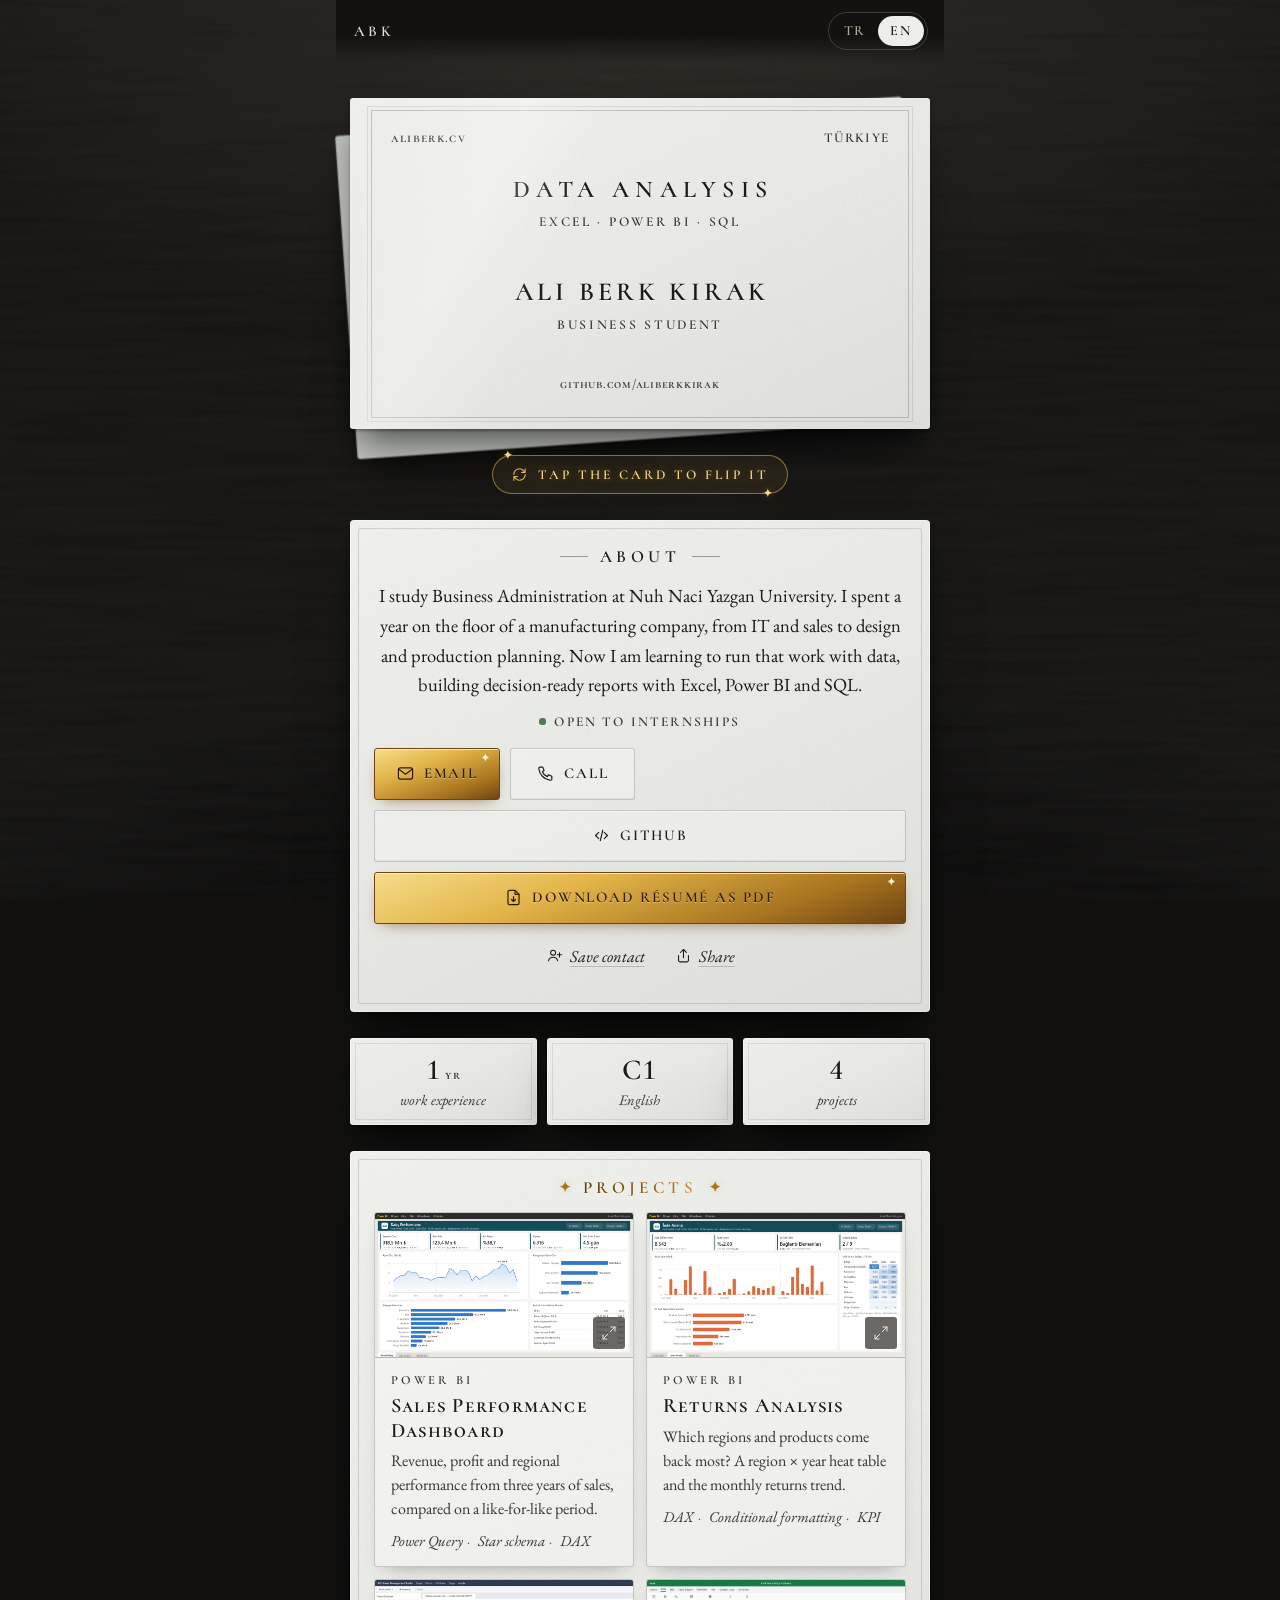
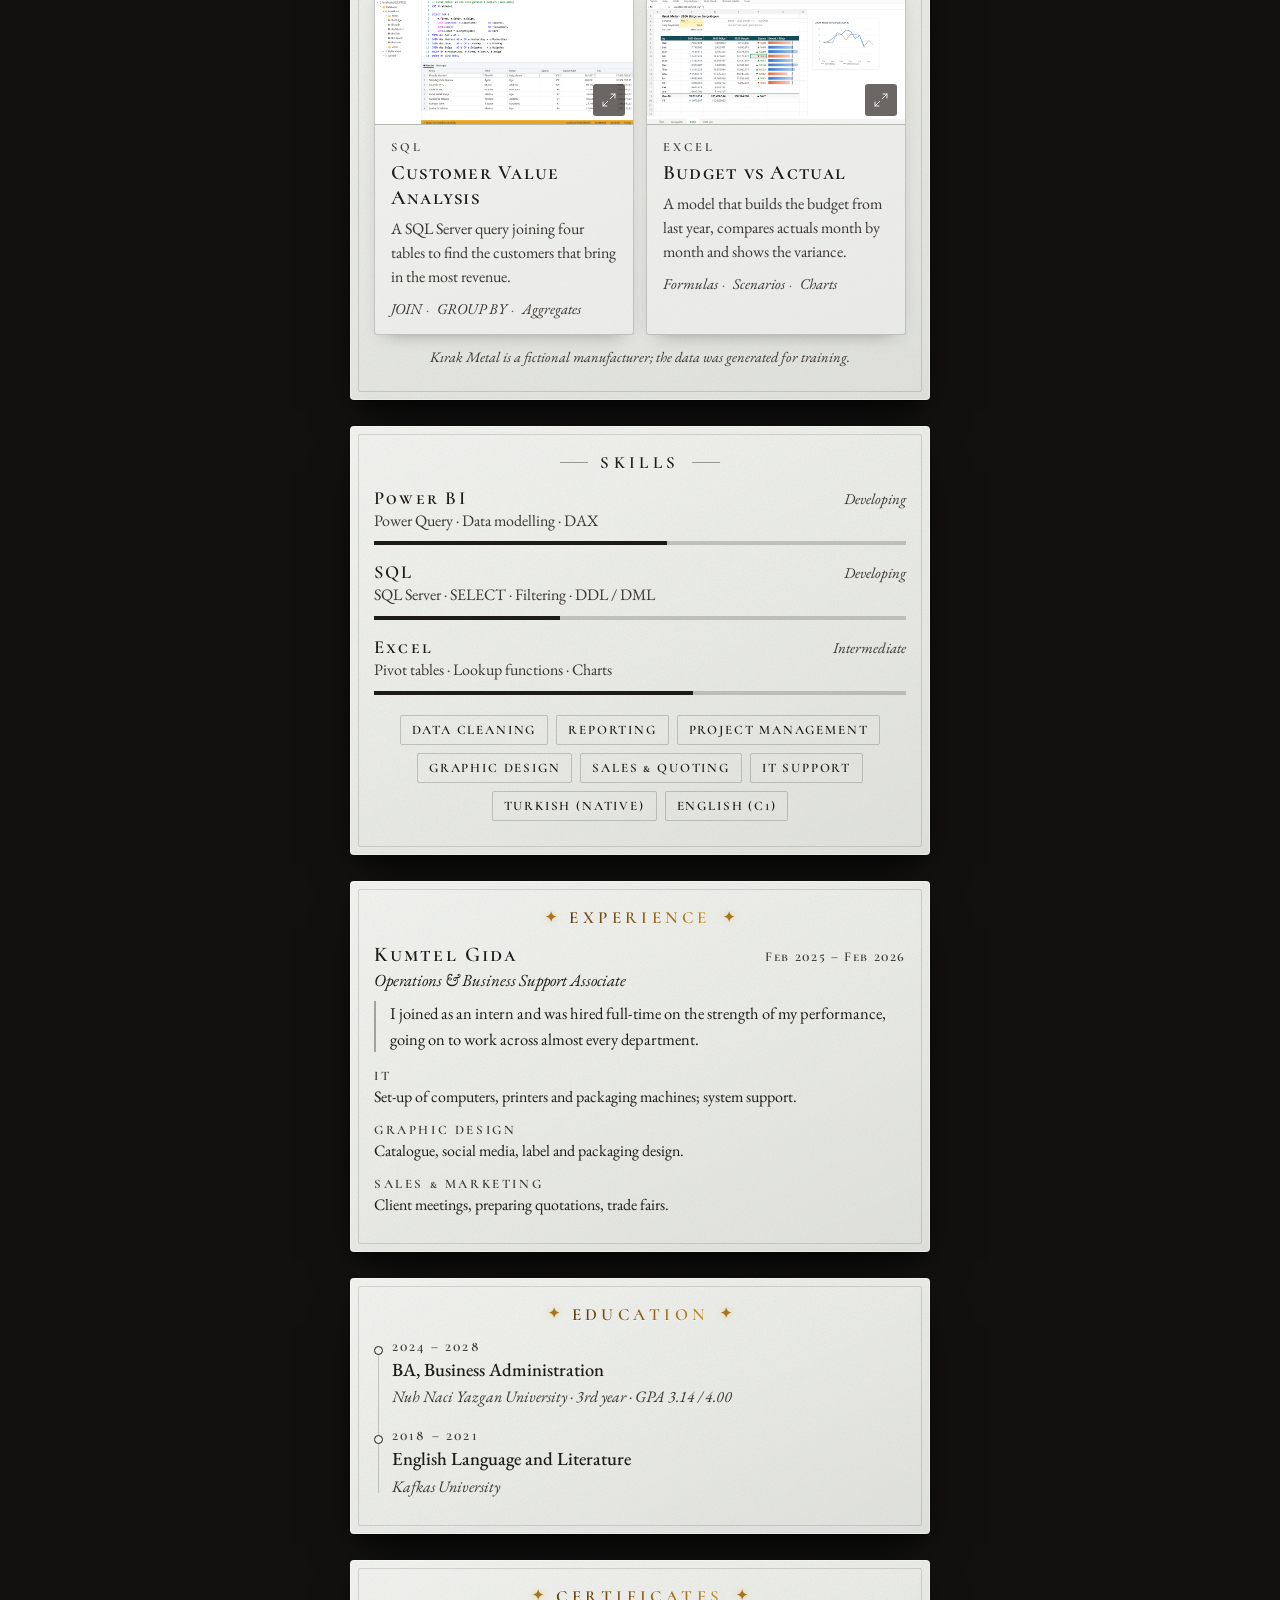
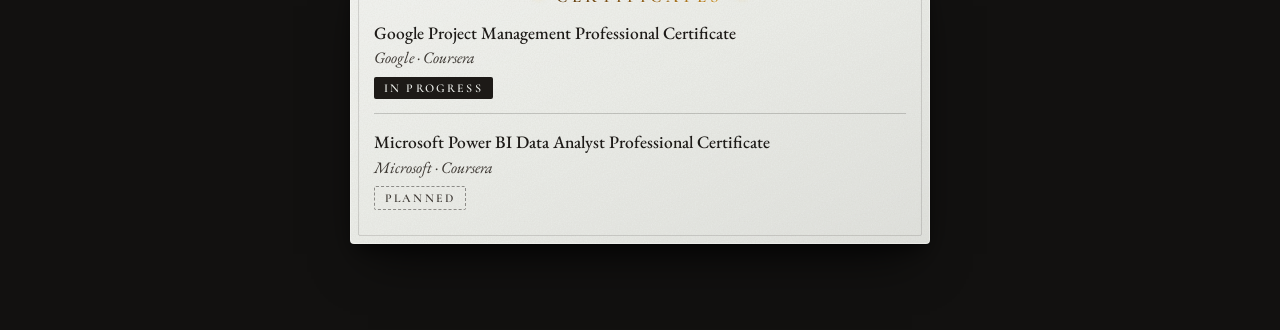
<file: index.html>
<!DOCTYPE html>
<html lang="tr" data-lang="tr">
<head>
<meta charset="utf-8">
<meta name="viewport" content="width=device-width, initial-scale=1, viewport-fit=cover">
<title>Ali Berk Kırak · Veri Analizi</title>
<meta name="description" content="Ali Berk Kırak: işletme öğrencisi, veri analizi (Excel, Power BI, SQL). Özgeçmiş ve projeler.">
<meta name="theme-color" content="#121110">
<link rel="canonical" href="https://aliberk.cv/">
<link rel="icon" href="assets/favicon.svg" type="image/svg+xml">
<link rel="apple-touch-icon" href="assets/apple-touch-icon.png">
<meta property="og:type" content="profile">
<meta property="og:url" content="https://aliberk.cv/">
<meta property="og:title" content="Ali Berk Kırak · Veri Analizi">
<meta property="og:description" content="Excel · Power BI · SQL. Özgeçmiş, projeler ve iletişim.">
<meta property="og:image" content="https://aliberk.cv/assets/og.png">
<meta property="og:image:width" content="1200">
<meta property="og:image:height" content="630">
<meta name="twitter:card" content="summary_large_image">
<script>
  // Dil: ?lang= > kayıtlı seçim > tarayıcı dili. Boyamadan önce çalışır, titreme olmaz.
  (function () {
    var d = document.documentElement, l;
    var q = /[?&]lang=(tr|en)\b/.exec(location.search);
    if (q) l = q[1];
    else try { l = localStorage.getItem("lang"); } catch (e) {}
    if (l !== "tr" && l !== "en") l = /^tr/i.test(navigator.language || "tr") ? "tr" : "en";
    d.setAttribute("data-lang", l); d.lang = l; d.classList.add("js");
  })();
</script>
<link rel="preload" href="assets/fonts/CormorantSC-500-latin.woff2" as="font" type="font/woff2" crossorigin>
<link rel="stylesheet" href="assets/fonts.css">
<link rel="stylesheet" href="assets/style.css">
</head>
<body>
<!-- İÇERİK TEMSİLİ: CV bilgileri birlikte yazılınca güncellenecek. -->
<a class="skip" href="#main"><span data-l="tr">İçeriğe geç</span><span data-l="en">Skip to content</span></a>

<header class="top">
  <a class="mono" href="#" aria-label="Ali Berk Kırak">ABK</a>
  <div class="lang" role="group" aria-label="Dil / Language">
    <span class="lang-pill" aria-hidden="true"></span>
    <button type="button" data-set="tr" aria-pressed="true">TR</button>
    <button type="button" data-set="en" aria-pressed="false">EN</button>
  </div>
</header>

<main id="main" class="wrap">

  <!-- Kartvizit: dokununca döner -->
  <section class="sahne" aria-labelledby="ad">
    <div class="kart-kutu">
      <div class="kart" id="kart" role="button" tabindex="0" aria-pressed="false">
        <span class="sr"><span data-l="tr">Kartı çevir</span><span data-l="en">Flip the card</span></span>
        <div class="yuz on-yuz kagit" aria-hidden="false">
          <span class="k-ust-sol">aliberk.cv</span>
          <span class="k-ust-sag"><span data-l="tr">Türkiye</span><span data-l="en">Türkiye</span></span>
          <span class="k-firma">
            <span class="k-firma-ad"><span data-l="tr">Veri Analizi</span><span data-l="en">Data Analysis</span></span>
            <span class="k-firma-alt">Excel · Power BI · SQL</span>
          </span>
          <span class="k-kisi">
            <strong id="ad">Ali Berk Kırak</strong>
            <span><span data-l="tr">İşletme Öğrencisi</span><span data-l="en">Business Student</span></span>
          </span>
          <span class="k-alt">github.com/aliberkkirak</span>
        </div>
        <div class="yuz arka-yuz kagit" aria-hidden="true">
          <span class="filigran" aria-hidden="true">ABK</span>
          <span class="a-baslik"><span data-l="tr">İletişim</span><span data-l="en">Contact</span></span>
          <a class="a-satir" href="mailto:aliberkkrk@gmail.com">aliberkkrk@gmail.com</a>
          <a class="a-satir" href="tel:+905072074238">+90 507 207 42 38</a>
          <span class="arka-yazi"><span data-l="tr">Dağınık veriden, net karara.</span><span data-l="en">From messy data to clear decisions.</span></span>
        </div>
      </div>
    </div>
    <p class="ipucu altin-ipucu"><svg viewBox="0 0 24 24" aria-hidden="true"><path d="M4 12a8 8 0 0 1 13.7-5.6L20 9M20 4v5h-5M20 12a8 8 0 0 1-13.7 5.6L4 15M4 20v-5h5"/></svg><span data-l="tr">Çevirmek için karta dokun</span><span data-l="en">Tap the card to flip it</span></p>
  </section>

  <!-- Tanıtım ve iletişim -->
  <section class="card kagit eggshell r" aria-label="Tanıtım">
    <h2><span data-l="tr">Hakkımda</span><span data-l="en">About</span></h2>
    <p class="lead">
      <span data-l="tr">Nuh Naci Yazgan Üniversitesi'nde İşletme okuyorum. Bir imalat şirketinde BT'den satışa, tasarımdan üretim planlamaya kadar bir yıl sahada çalıştım. Şimdi o sahada gördüğüm işleri veriyle yönetmeyi öğreniyorum: Excel, Power BI ve SQL ile karar verdiren raporlar kuruyorum.</span>
      <span data-l="en">I study Business Administration at Nuh Naci Yazgan University. I spent a year on the floor of a manufacturing company, from IT and sales to design and production planning. Now I am learning to run that work with data, building decision-ready reports with Excel, Power BI and SQL.</span>
    </p>
    <ul class="meta">
      <li class="status"><i aria-hidden="true"></i><span data-l="tr">Staj fırsatlarına açık</span><span data-l="en">Open to internships</span></li>
    </ul>
    <nav class="actions" aria-label="İletişim">
      <a class="btn primary altin-btn" href="mailto:aliberkkrk@gmail.com">
        <svg viewBox="0 0 24 24" aria-hidden="true"><rect x="3" y="5" width="18" height="14" rx="2.5"/><path d="m4 7 8 6 8-6"/></svg>
        <span data-l="tr">E-posta</span><span data-l="en">Email</span>
      </a>
      <a class="btn" href="tel:+905072074238">
        <svg viewBox="0 0 24 24" aria-hidden="true"><path d="M5 4h3.5l1.7 4.3-2.2 1.4a11 11 0 0 0 6.3 6.3l1.4-2.2L20 15.5V19a1.5 1.5 0 0 1-1.6 1.5A16.5 16.5 0 0 1 3.5 5.6 1.5 1.5 0 0 1 5 4z"/></svg>
        <span data-l="tr">Ara</span><span data-l="en">Call</span>
      </a>
      <a class="btn genis" href="https://github.com/aliberkkirak" target="_blank" rel="noopener">
        <svg viewBox="0 0 24 24" aria-hidden="true"><path d="m8.5 8-4 4 4 4M15.5 8l4 4-4 4M13.5 5.5l-3 13"/></svg>
        <span lang="en">GitHub</span>
      </a>
      <a class="btn altin-btn genis" href="assets/Ali-Berk-Kirak-CV.pdf" download data-todo="cv">
        <svg viewBox="0 0 24 24" aria-hidden="true"><path d="M14 3H7a2 2 0 0 0-2 2v14a2 2 0 0 0 2 2h10a2 2 0 0 0 2-2V8z"/><path d="M14 3v5h5M12 11v6M9.5 14.5 12 17l2.5-2.5"/></svg>
        <span data-l="tr">Özgeçmişi PDF olarak indir</span><span data-l="en">Download résumé as PDF</span>
      </a>
    </nav>
    <div class="sub-actions">
      <a class="link" href="assets/ali-berk-kirak.vcf" download>
        <svg viewBox="0 0 24 24" aria-hidden="true"><circle cx="10" cy="8" r="3.5"/><path d="M3.5 19.5c.8-3.3 3.4-5 6.5-5s5.7 1.7 6.5 5M19 8v6M16 11h6"/></svg>
        <span data-l="tr">Rehbere ekle</span><span data-l="en">Save contact</span>
      </a>
      <button class="link" type="button" id="paylas">
        <svg viewBox="0 0 24 24" aria-hidden="true"><path d="M12 15V3.5M8 7.5l4-4 4 4M5 12v6.5A2.5 2.5 0 0 0 7.5 21h9a2.5 2.5 0 0 0 2.5-2.5V12"/></svg>
        <span data-l="tr">Paylaş</span><span data-l="en">Share</span>
      </button>
    </div>
  </section>

  <!-- Rakamlar -->
  <section class="stats r" aria-label="Özet">
    <div class="stat kagit nimbus"><strong><span class="say" data-hedef="1">1</span><small> <span data-l="tr">yıl</span><span data-l="en">yr</span></small></strong><span data-l="tr">iş deneyimi</span><span data-l="en">work experience</span></div>
    <div class="stat kagit nimbus"><strong>C1</strong><span data-l="tr">İngilizce</span><span data-l="en">English</span></div>
    <div class="stat kagit nimbus"><strong><span class="say" data-hedef="4">4</span></strong><span data-l="tr">proje</span><span data-l="en">projects</span></div>
  </section>

  <!-- Projeler -->
  <section class="card kagit ivory r" aria-labelledby="h-proje" id="projeler">
    <h2 class="altin" id="h-proje"><span data-l="tr">Projeler</span><span data-l="en">Projects</span></h2>
    <div class="projects" id="carousel">
      <article class="project">
        <button class="shot" type="button" data-i="0" aria-label="Büyüt">
          <img src="assets/proje/pbi-satis.png" alt="Power BI satış performans paneli" width="1920" height="1080" loading="lazy">
          <span class="zoom" aria-hidden="true"><svg viewBox="0 0 24 24"><path d="M15 3h6v6M9 21H3v-6M21 3l-7 7M3 21l7-7"/></svg></span>
        </button>
        <div class="p-body">
          <span class="tag">Power BI</span>
          <h3><span data-l="tr">Satış Performans Paneli</span><span data-l="en">Sales Performance Dashboard</span></h3>
          <p><span data-l="tr">Üç yıllık satış verisinden ciro, kâr ve bölge performansı. Yıllar aynı dönemle karşılaştırılıyor.</span><span data-l="en">Revenue, profit and regional performance from three years of sales, compared on a like-for-like period.</span></p>
          <ul class="uses"><li>Power Query</li><li><span data-l="tr">Yıldız şema</span><span data-l="en">Star schema</span></li><li>DAX</li></ul>
        </div>
      </article>
      <article class="project">
        <button class="shot" type="button" data-i="1" aria-label="Büyüt">
          <img src="assets/proje/pbi-iade.png" alt="Power BI iade analizi paneli" width="1920" height="1080" loading="lazy">
          <span class="zoom" aria-hidden="true"><svg viewBox="0 0 24 24"><path d="M15 3h6v6M9 21H3v-6M21 3l-7 7M3 21l7-7"/></svg></span>
        </button>
        <div class="p-body">
          <span class="tag">Power BI</span>
          <h3><span data-l="tr">İade Analizi</span><span data-l="en">Returns Analysis</span></h3>
          <p><span data-l="tr">Hangi bölge ve ürün daha çok geri dönüyor? Bölge × yıl ısı tablosu ve aylık iade trendi.</span><span data-l="en">Which regions and products come back most? A region × year heat table and the monthly returns trend.</span></p>
          <ul class="uses"><li>DAX</li><li><span data-l="tr">Koşullu biçim</span><span data-l="en">Conditional formatting</span></li><li>KPI</li></ul>
        </div>
      </article>
      <article class="project">
        <button class="shot" type="button" data-i="2" aria-label="Büyüt">
          <img src="assets/proje/sql-musteri.png" alt="SQL Server müşteri analizi sorgusu" width="1920" height="1080" loading="lazy">
          <span class="zoom" aria-hidden="true"><svg viewBox="0 0 24 24"><path d="M15 3h6v6M9 21H3v-6M21 3l-7 7M3 21l7-7"/></svg></span>
        </button>
        <div class="p-body">
          <span class="tag">SQL</span>
          <h3><span data-l="tr">Müşteri Değer Analizi</span><span data-l="en">Customer Value Analysis</span></h3>
          <p><span data-l="tr">SQL Server'da dört tabloyu birleştirip en çok ciro getiren müşterileri bulan sorgu.</span><span data-l="en">A SQL Server query joining four tables to find the customers that bring in the most revenue.</span></p>
          <ul class="uses"><li>JOIN</li><li>GROUP BY</li><li><span data-l="tr">Toplama fonksiyonları</span><span data-l="en">Aggregates</span></li></ul>
        </div>
      </article>
      <article class="project">
        <button class="shot" type="button" data-i="3" aria-label="Büyüt">
          <img src="assets/proje/excel-butce.png" alt="Excel bütçe ve gerçekleşen modeli" width="1920" height="1080" loading="lazy">
          <span class="zoom" aria-hidden="true"><svg viewBox="0 0 24 24"><path d="M15 3h6v6M9 21H3v-6M21 3l-7 7M3 21l7-7"/></svg></span>
        </button>
        <div class="p-body">
          <span class="tag">Excel</span>
          <h3><span data-l="tr">Bütçe ve Gerçekleşen</span><span data-l="en">Budget vs Actual</span></h3>
          <p><span data-l="tr">Geçen yıldan bütçe kuran, gerçekleşeni ay ay karşılaştıran ve sapmayı gösteren model.</span><span data-l="en">A model that builds the budget from last year, compares actuals month by month and shows the variance.</span></p>
          <ul class="uses"><li><span data-l="tr">Formüller</span><span data-l="en">Formulas</span></li><li><span data-l="tr">Senaryo</span><span data-l="en">Scenarios</span></li><li><span data-l="tr">Grafik</span><span data-l="en">Charts</span></li></ul>
        </div>
      </article>
    </div>
    <div class="dots" aria-hidden="true"><i class="on"></i><i></i><i></i><i></i></div>
    <p class="note">
      <span data-l="tr">Kırak Metal kurgusal bir imalat şirketidir; veriler eğitim amacıyla üretilmiştir.</span>
      <span data-l="en">Kırak Metal is a fictional manufacturer; the data was generated for training.</span>
    </p>
  </section>

  <!-- Yetkinlikler -->
  <section class="card kagit eggshell r" aria-labelledby="h-yetkinlik">
    <h2 id="h-yetkinlik"><span data-l="tr">Yetkinlikler</span><span data-l="en">Skills</span></h2>
    <div class="skills">
      <div class="skill">
        <div class="skill-top"><strong>Power BI</strong><em><span data-l="tr">Gelişiyor</span><span data-l="en">Developing</span></em></div>
        <p>Power Query · <span data-l="tr">Veri modeli</span><span data-l="en">Data modelling</span> · DAX</p>
        <div class="bar" style="--v:.55"><span></span></div>
      </div>
      <div class="skill">
        <div class="skill-top"><strong>SQL</strong><em><span data-l="tr">Gelişiyor</span><span data-l="en">Developing</span></em></div>
        <p>SQL Server · SELECT · <span data-l="tr">Filtreleme</span><span data-l="en">Filtering</span> · DDL / DML</p>
        <div class="bar" style="--v:.35"><span></span></div>
      </div>
      <div class="skill">
        <div class="skill-top"><strong>Excel</strong><em><span data-l="tr">Orta</span><span data-l="en">Intermediate</span></em></div>
        <p><span data-l="tr">Pivot tablolar · Arama fonksiyonları · Grafikler</span><span data-l="en">Pivot tables · Lookup functions · Charts</span></p>
        <div class="bar" style="--v:.6"><span></span></div>
      </div>
    </div>
    <ul class="chips" aria-label="Diğer">
      <li><span data-l="tr">Veri temizleme</span><span data-l="en">Data cleaning</span></li>
      <li><span data-l="tr">Raporlama</span><span data-l="en">Reporting</span></li>
      <li><span data-l="tr">Proje yönetimi</span><span data-l="en">Project management</span></li>
      <li><span data-l="tr">Grafik tasarım</span><span data-l="en">Graphic design</span></li>
      <li><span data-l="tr">Satış ve teklif</span><span data-l="en">Sales &amp; quoting</span></li>
      <li><span data-l="tr">BT desteği</span><span data-l="en">IT support</span></li>
      <li><span data-l="tr">Türkçe (ana dil)</span><span data-l="en">Turkish (native)</span></li>
      <li><span data-l="tr">İngilizce (C1)</span><span data-l="en">English (C1)</span></li>
    </ul>
  </section>

  <!-- Deneyim -->
  <section class="card kagit r" aria-labelledby="h-deneyim">
    <h2 class="altin" id="h-deneyim"><span data-l="tr">Deneyim</span><span data-l="en">Experience</span></h2>
    <article class="is">
      <div class="is-ust">
        <strong lang="tr">Kumtel Gıda</strong>
        <time><span data-l="tr">Şubat 2025 – Şubat 2026</span><span data-l="en">Feb 2025 – Feb 2026</span></time>
      </div>
      <p class="is-unvan"><span data-l="tr">Operasyon ve İş Destek Personeli</span><span data-l="en">Operations &amp; Business Support Associate</span></p>
      <p class="is-hikaye"><span data-l="tr">Stajyer olarak başladım; performansım üzerine kadroya alındım ve şirketin neredeyse her biriminde görev aldım.</span><span data-l="en">I joined as an intern and was hired full-time on the strength of my performance, going on to work across almost every department.</span></p>
      <dl class="alanlar">
        <div><dt><span data-l="tr">Bilgi Teknolojileri</span><span data-l="en">IT</span></dt><dd><span data-l="tr">Bilgisayar, yazıcı ve ambalaj makinelerinin kurulumu; sistem desteği.</span><span data-l="en">Set-up of computers, printers and packaging machines; system support.</span></dd></div>
        <div><dt><span data-l="tr">Grafik Tasarım</span><span data-l="en">Graphic Design</span></dt><dd><span data-l="tr">Katalog, sosyal medya, etiket ve ambalaj tasarımı.</span><span data-l="en">Catalogue, social media, label and packaging design.</span></dd></div>
        <div><dt><span data-l="tr">Satış ve Pazarlama</span><span data-l="en">Sales &amp; Marketing</span></dt><dd><span data-l="tr">Müşteri görüşmeleri, teklif hazırlama, fuar çalışmaları.</span><span data-l="en">Client meetings, preparing quotations, trade fairs.</span></dd></div>
      </dl>
    </article>
  </section>

  <!-- Eğitim -->
  <section class="card kagit r" aria-labelledby="h-egitim">
    <h2 class="altin" id="h-egitim"><span data-l="tr">Eğitim</span><span data-l="en">Education</span></h2>
    <ol class="timeline">
      <li>
        <time>2024 – 2028</time>
        <strong><span data-l="tr">İşletme, Lisans</span><span data-l="en">BA, Business Administration</span></strong>
        <span class="muted"><span data-l="tr">Nuh Naci Yazgan Üniversitesi · 3. sınıf · GANO 3,14 / 4,00</span><span data-l="en">Nuh Naci Yazgan University · 3rd year · GPA 3.14 / 4.00</span></span>
      </li>
      <li>
        <time>2018 – 2021</time>
        <strong><span data-l="tr">İngiliz Dili ve Edebiyatı</span><span data-l="en">English Language and Literature</span></strong>
        <span class="muted"><span data-l="tr">Kafkas Üniversitesi</span><span data-l="en">Kafkas University</span></span>
      </li>
    </ol>
  </section>

  <!-- Sertifikalar -->
  <section class="card kagit r" aria-labelledby="h-sertifika">
    <h2 class="altin" id="h-sertifika"><span data-l="tr">Sertifikalar</span><span data-l="en">Certificates</span></h2>
    <ul class="sertifika">
      <li>
        <strong lang="en">Google Project Management Professional Certificate</strong>
        <span class="muted">Google · Coursera</span>
        <em class="durum devam"><span data-l="tr">Devam ediyor</span><span data-l="en">In progress</span></em>
      </li>
      <li>
        <strong lang="en">Microsoft Power BI Data Analyst Professional Certificate</strong>
        <span class="muted">Microsoft · Coursera</span>
        <em class="durum hedef"><span data-l="tr">Hedef</span><span data-l="en">Planned</span></em>
      </li>
    </ul>
  </section>

  <footer class="foot r">
    <p>© <span id="yil">2026</span> Ali Berk Kırak · aliberk.cv</p>
  </footer>
</main>

<dialog class="lb" id="lb" aria-label="Proje görseli">
  <div class="lb-top">
    <span class="lb-say"></span>
    <button type="button" class="lb-x" aria-label="Kapat"><svg viewBox="0 0 24 24"><path d="M6 6l12 12M18 6 6 18"/></svg></button>
  </div>
  <div class="lb-sahne"><img alt=""></div>
  <p class="lb-alt"></p>
  <div class="lb-nav">
    <button type="button" class="lb-onceki" aria-label="Önceki"><svg viewBox="0 0 24 24"><path d="m15 5-7 7 7 7"/></svg></button>
    <span class="lb-ipucu"><span data-l="tr">Yakınlaştırmak için iki parmakla aç · telefonu yan çevir</span><span data-l="en">Pinch to zoom · turn your phone sideways</span></span>
    <button type="button" class="lb-sonraki" aria-label="Sonraki"><svg viewBox="0 0 24 24"><path d="m9 5 7 7-7 7"/></svg></button>
  </div>
</dialog>

<div class="toast" role="status" aria-live="polite"></div>
<script src="assets/app.js" defer></script>
</body>
</html>
</file>
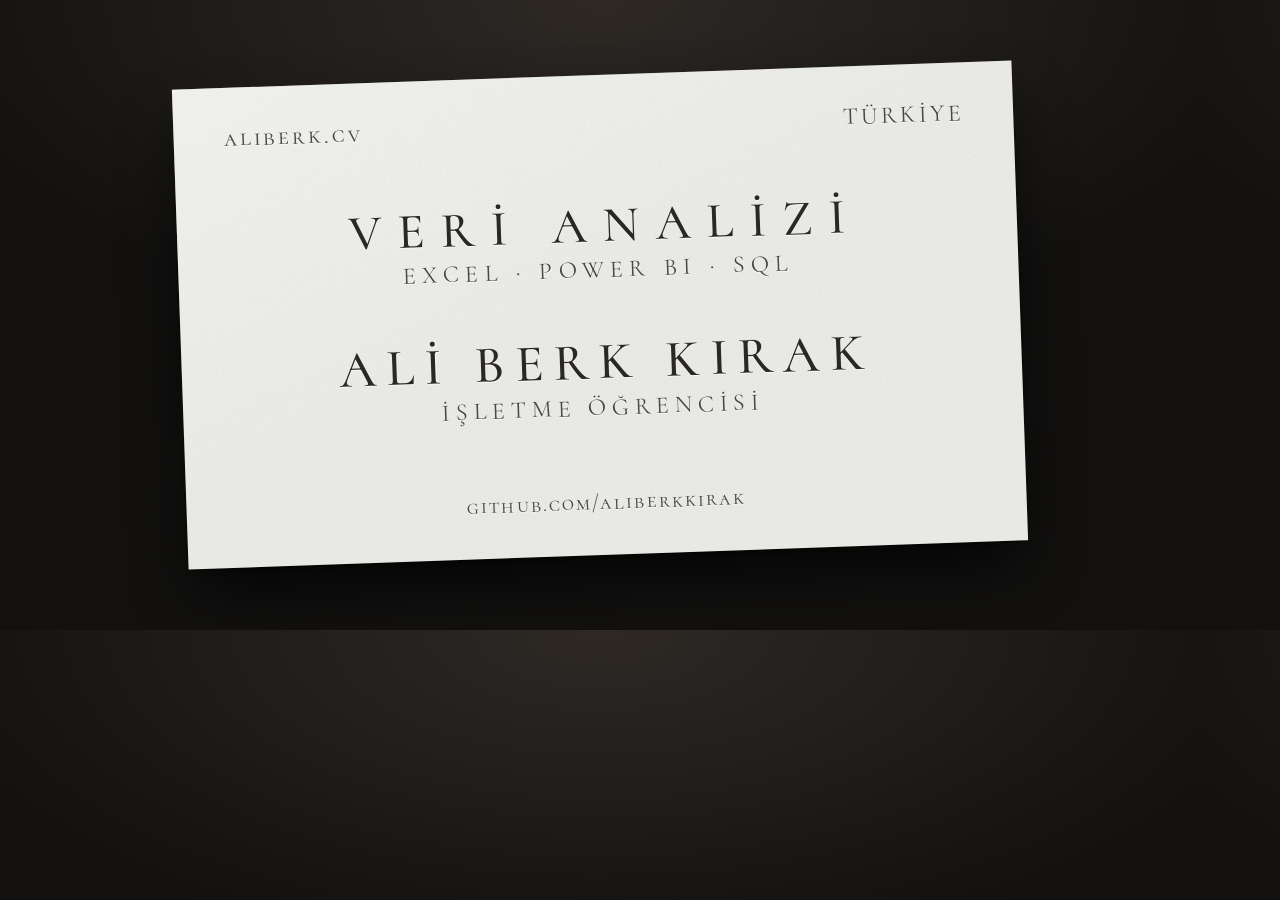
<file: _kaynak/og.html>
<!DOCTYPE html>
<html><head><meta charset="utf-8"><link rel="stylesheet" href="../assets/fonts.css"><style>
html,body{margin:0;width:1200px;height:630px;overflow:hidden}
body{background:radial-gradient(80% 70% at 50% 0%,#2e2925,#121110 75%);display:grid;place-items:center;font-family:"Cormorant SC",serif}
.k{width:840px;height:480px;background:#eceeea;position:relative;color:#2b2723;text-transform:uppercase;transform:rotate(-2deg);
box-shadow:0 2px 2px rgba(0,0,0,.3),0 30px 60px -10px rgba(0,0,0,.8);
background-image:url("data:image/svg+xml,%3Csvg xmlns='http://www.w3.org/2000/svg' width='220' height='220'%3E%3Cfilter id='p'%3E%3CfeTurbulence type='fractalNoise' baseFrequency='.75' numOctaves='3'/%3E%3CfeColorMatrix values='0 0 0 0 .35 0 0 0 0 .3 0 0 0 0 .22 0 0 0 .12 0'/%3E%3C/filter%3E%3Crect width='100%25' height='100%25' filter='url(%23p)'/%3E%3C/svg%3E"),linear-gradient(155deg,rgba(255,255,255,.4),transparent 50%)}
.k *{text-shadow:0 1px 0 rgba(255,255,255,.7)}
.ul{position:absolute;top:36px;left:50px;font-size:24px;letter-spacing:.12em;text-transform:none;color:#4d4741}
.ur{position:absolute;top:36px;right:50px;font-size:24px;letter-spacing:.12em;color:#4d4741}
.f{position:absolute;left:0;right:0;top:120px;text-align:center}
.f b{display:block;font-weight:500;font-size:50px;letter-spacing:.32em;padding-left:.32em}
.f span{font-size:24px;letter-spacing:.26em;color:#4d4741}
.p{position:absolute;left:0;right:0;top:255px;text-align:center}
.p b{display:block;font-weight:500;font-size:52px;letter-spacing:.2em;padding-left:.2em}
.p span{font-size:24px;letter-spacing:.24em;color:#4d4741}
.a{position:absolute;left:0;right:0;bottom:40px;text-align:center;font-size:21px;letter-spacing:.1em;text-transform:none;color:#4d4741}
</style></head><body><div class="k" lang="tr">
<div class="ul">aliberk.cv</div><div class="ur">Türkiye</div>
<div class="f"><b>Veri Analizi</b><span>Excel · Power BI · SQL</span></div>
<div class="p"><b>Ali Berk Kırak</b><span>İşletme Öğrencisi</span></div>
<div class="a">github.com/aliberkkirak</div>
</div></body></html>
</file>
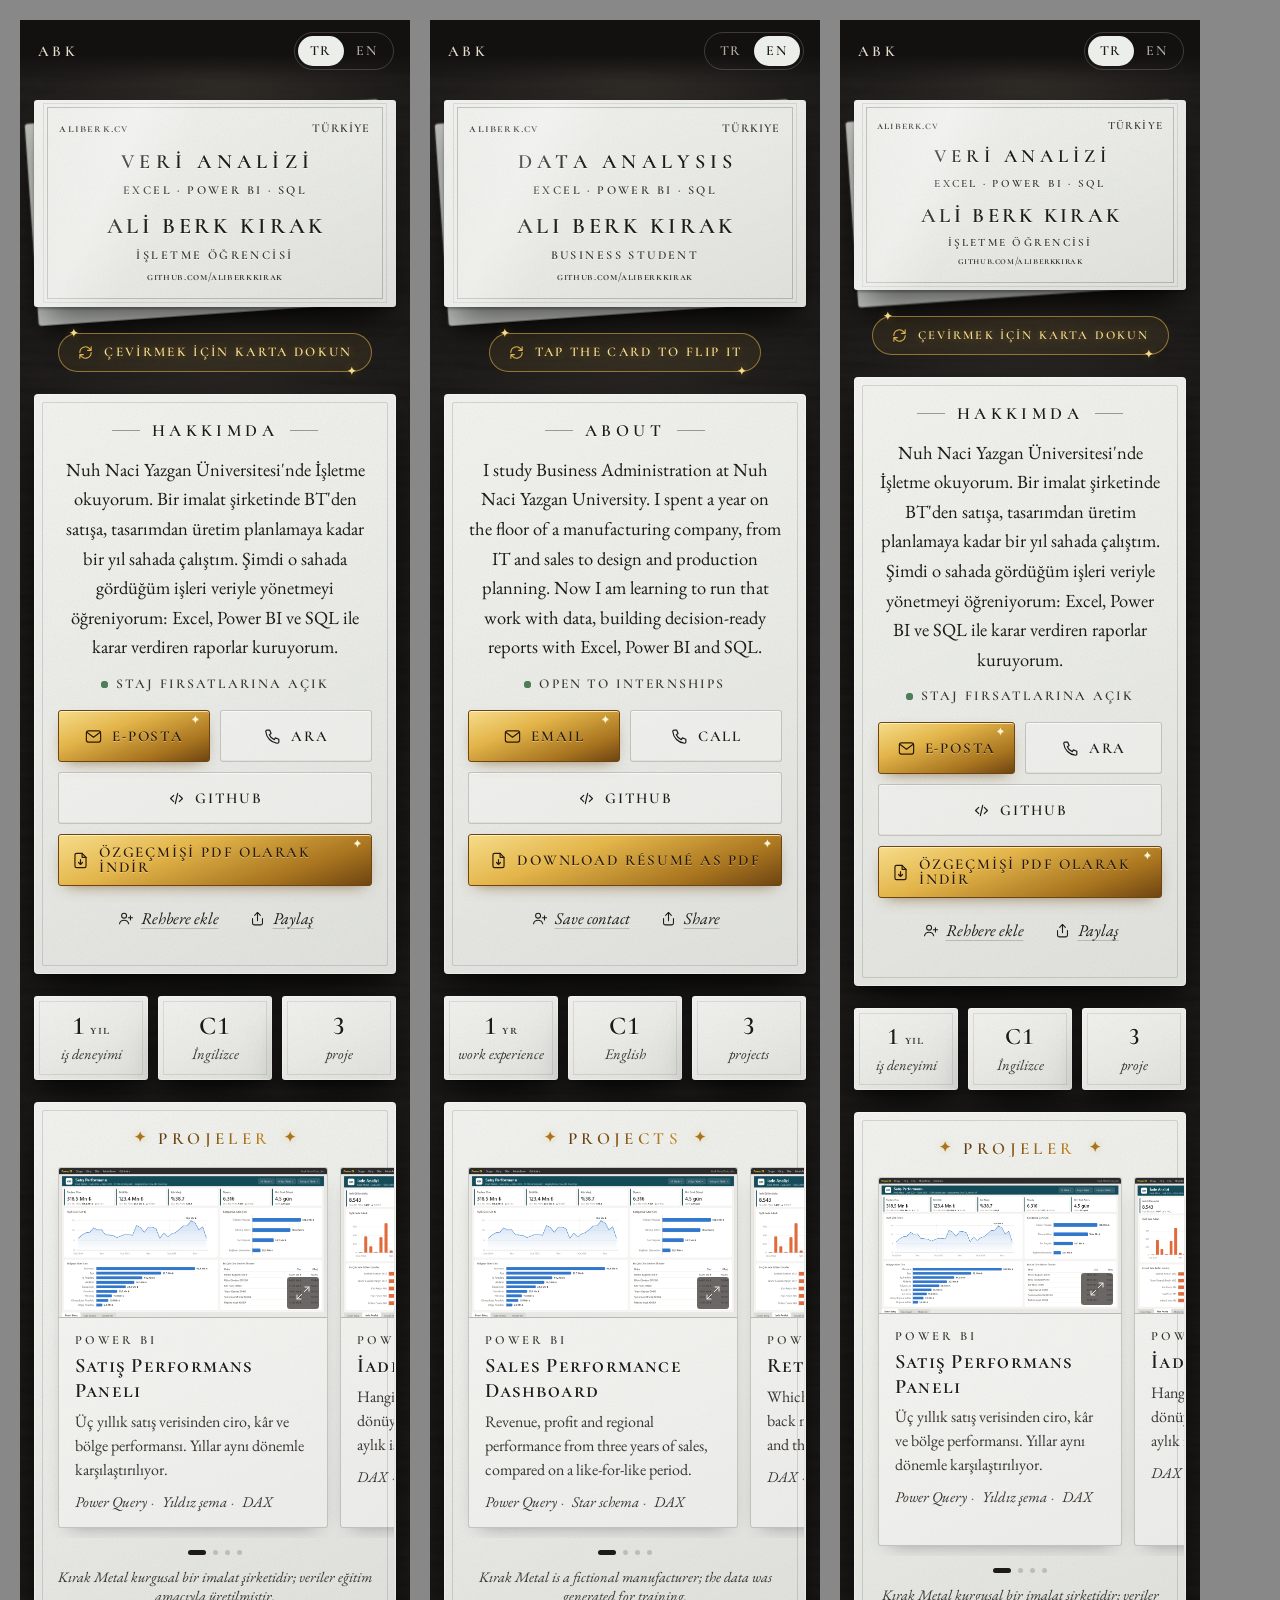
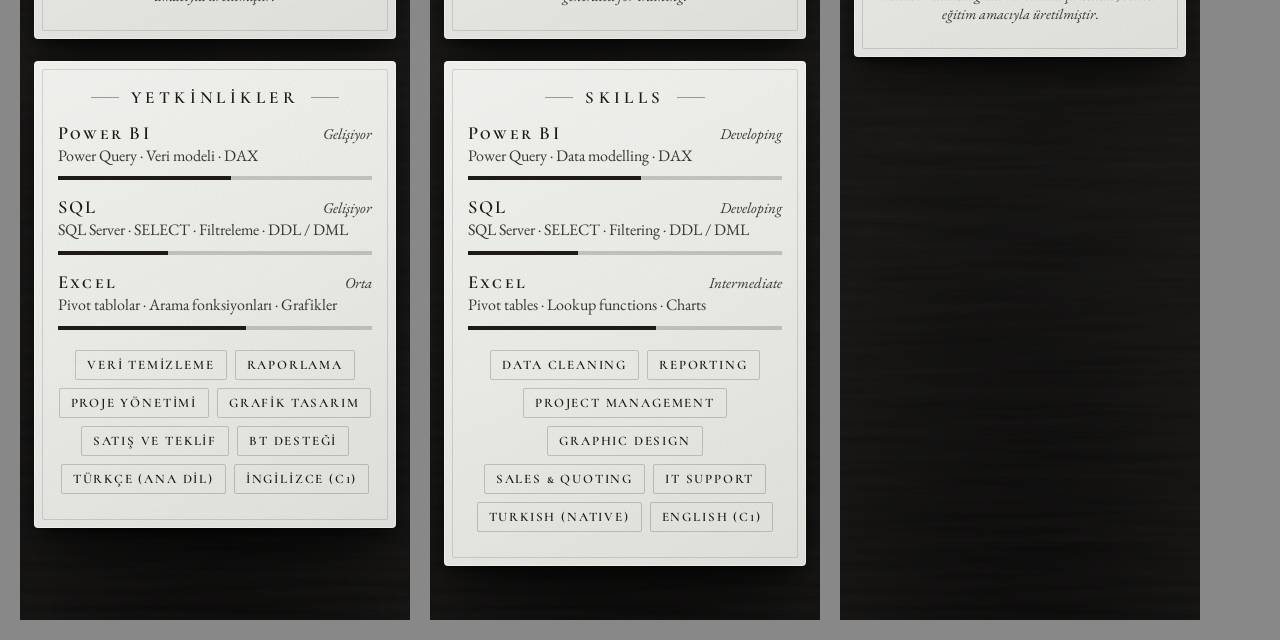
<file: _kaynak/onizleme.html>
<!DOCTYPE html>
<html><head><meta charset="utf-8"><style>
body{margin:0;background:#888;display:flex;gap:20px;padding:20px;align-items:flex-start}
iframe{width:390px;height:2200px;border:0;background:#fff}
</style></head><body>
<iframe src="../index.html?lang=tr"></iframe>
<iframe src="../index.html?lang=en"></iframe>
<iframe src="../index.html?lang=tr" style="width:360px"></iframe>
</body></html>
</file>
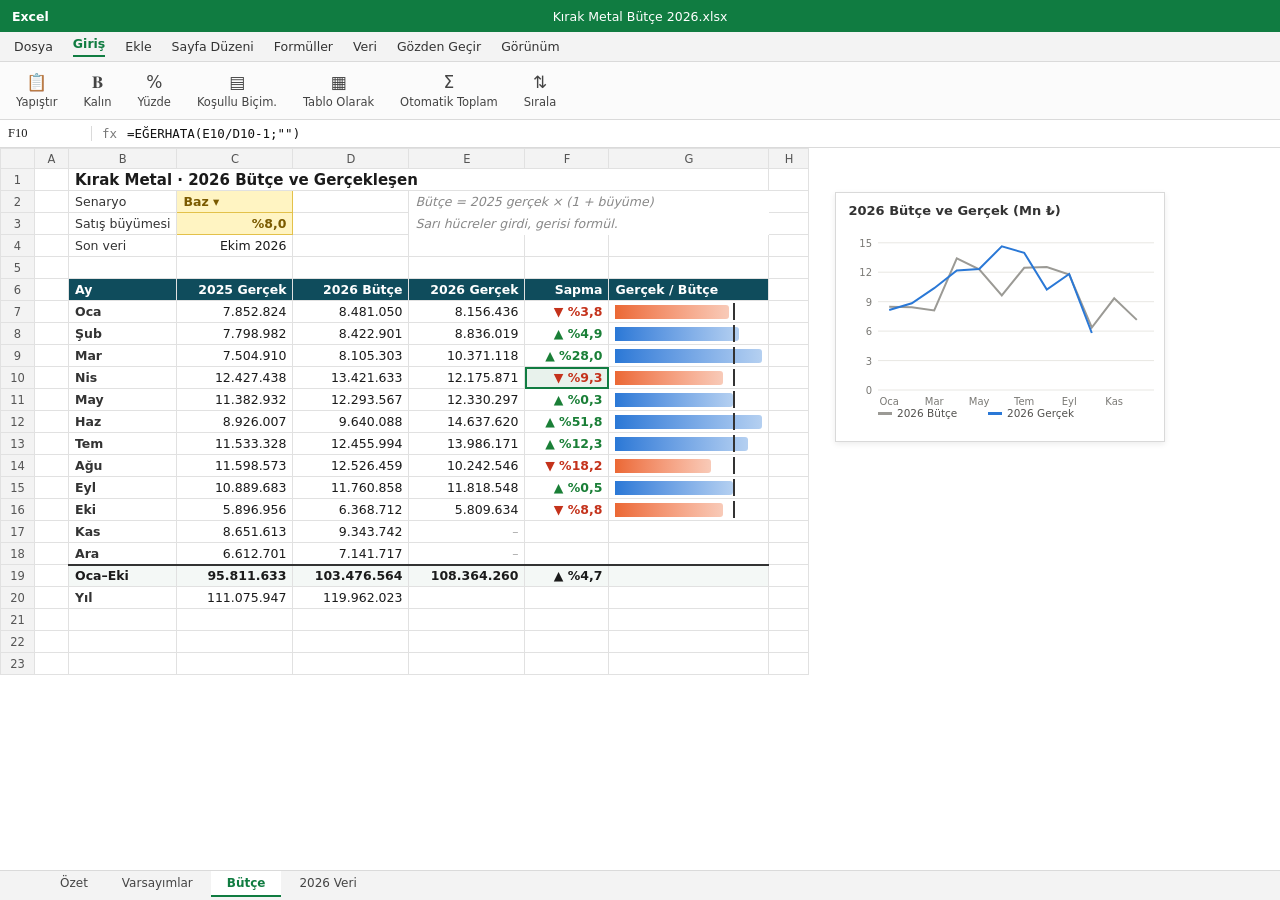
<file: _kaynak/out/excel-butce.html>
<!DOCTYPE html><html><head><meta charset="utf-8"><style>
*{box-sizing:border-box} html,body{margin:0;width:1280px;height:720px;overflow:hidden}
body{font-family:"Segoe UI",system-ui,sans-serif;color:#1b1b1b;-webkit-font-smoothing:antialiased}
svg text{font-family:"Segoe UI",system-ui,sans-serif}

body{background:#fff;font-size:12.5px}
.tb{height:32px;background:#107c41;color:#fff;display:flex;align-items:center;justify-content:center;font-size:12.5px;position:relative}
.tb b{position:absolute;left:12px;font-weight:600}
.rb{height:30px;background:#f3f3f3;border-bottom:1px solid #dadada;display:flex;gap:20px;align-items:center;padding:0 14px;font-size:12.5px;color:#333}
.rb .on{color:#107c41;font-weight:600;border-bottom:2px solid #107c41;padding-bottom:4px}
.rib{height:58px;background:#fbfbfb;border-bottom:1px solid #dadada;display:flex;gap:26px;align-items:center;padding:0 16px;color:#444;font-size:11.5px}
.rib div{display:flex;flex-direction:column;align-items:center;gap:3px} .rib i{font-style:normal;font-size:17px}
.fx{height:28px;border-bottom:1px solid #dadada;display:flex;align-items:center;font:12.5px Consolas,monospace}
.fx .nm{width:92px;border-right:1px solid #dadada;padding:0 8px;font-family:"Segoe UI"} .fx .f{padding:0 10px;color:#777} .fx .v{color:#111}
.wrap{display:flex}
table{border-collapse:collapse;table-layout:fixed}
td{border:1px solid #e1e1e1;height:22px;padding:0 6px;white-space:nowrap;overflow:hidden}
tr.h td{background:#f3f3f3;color:#555;text-align:center;font-size:11.5px;height:20px}
td.rh{background:#f3f3f3;color:#555;text-align:center;width:34px;font-size:11.5px}
td.n{text-align:right;font-variant-numeric:tabular-nums}
td.lb{color:#333} td.lb2{color:#333;font-weight:600} td.mt{color:#888;font-style:italic;border-color:transparent}
td.in{background:#fff4c2;color:#7a5a00;font-weight:600;border:1px solid #e3c14a}
td.th{background:#0f4c5c;color:#fff;font-weight:600}
td.tt{font-weight:700;border-top:2px solid #333;background:#f4f8f6}
td.sel{outline:2px solid #107c41;outline-offset:-2px;background:#e8f2ec}
td.dbc{padding:3px 6px} .dbc{position:relative} .hedef{position:absolute;top:2px;bottom:2px;left:calc(6px + (100% - 12px) * .8);width:2px;background:#333} .db.eks{background:linear-gradient(90deg,#eb6834,color-mix(in srgb,#eb6834 35%,#fff))} td.mt2{color:#aaa}
.db{height:14px;background:linear-gradient(90deg,#2a78d6,color-mix(in srgb,#2a78d6 35%,#fff));border-radius:0 3px 3px 0}
.ch{margin:44px 0 0 26px;width:330px;height:250px;border:1px solid #d9d9d9;background:#fff;padding:10px 12px;box-shadow:0 2px 6px rgba(0,0,0,.08)}
.ch h4{margin:0 0 6px;font-size:13px;font-weight:600;color:#333}
.sh{position:absolute;bottom:0;left:0;right:0;height:30px;background:#f3f3f3;border-top:1px solid #dadada;display:flex;gap:2px;padding-left:44px;align-items:flex-start}
.sh span{padding:5px 16px;font-size:12px;color:#444} .sh span.on{background:#fff;color:#107c41;font-weight:600;border-bottom:2px solid #107c41}
</style></head><body>
<div class="tb"><b>Excel</b>Kırak Metal Bütçe 2026.xlsx</div>
<div class="rb"><span>Dosya</span><span class="on">Giriş</span><span>Ekle</span><span>Sayfa Düzeni</span><span>Formüller</span><span>Veri</span><span>Gözden Geçir</span><span>Görünüm</span></div>
<div class="rib"><div><i>📋</i>Yapıştır</div><div><i>𝐁</i>Kalın</div><div><i>%</i>Yüzde</div><div><i>▤</i>Koşullu Biçim.</div><div><i>▦</i>Tablo Olarak</div><div><i>Σ</i>Otomatik Toplam</div><div><i>⇅</i>Sırala</div></div>
<div class="fx"><span class="nm">F10</span><span class="f">fx</span><span class="v">=EĞERHATA(E10/D10-1;"")</span></div>
<div class="wrap"><table><tr class="h"><td class="rh"></td><td style="width:34px">A</td><td style="width:70px">B</td><td style="width:116px">C</td><td style="width:116px">D</td><td style="width:116px">E</td><td style="width:84px">F</td><td style="width:160px">G</td><td style="width:40px">H</td></tr><tr class=""><td class="rh">1</td><td></td><td colspan="6"><b style="font-size:15px">Kırak Metal · 2026 Bütçe ve Gerçekleşen</b></td><td></td></tr><tr class=""><td class="rh">2</td><td></td><td class="lb">Senaryo</td><td class="in">Baz ▾</td><td></td><td class="mt" colspan="3">Bütçe = 2025 gerçek × (1 + büyüme)</td><td></td></tr><tr class=""><td class="rh">3</td><td></td><td class="lb">Satış büyümesi</td><td class="in n">%8,0</td><td></td><td class="mt" colspan="3">Sarı hücreler girdi, gerisi formül.</td><td></td></tr><tr class=""><td class="rh">4</td><td></td><td class="lb">Son veri</td><td class="n">Ekim 2026</td><td></td><td></td><td></td><td></td><td></td></tr><tr class=""><td class="rh">5</td><td></td><td></td><td></td><td></td><td></td><td></td><td></td><td></td></tr><tr class=""><td class="rh">6</td><td></td><td class="th">Ay</td><td class="th n">2025 Gerçek</td><td class="th n">2026 Bütçe</td><td class="th n">2026 Gerçek</td><td class="th n">Sapma</td><td class="th">Gerçek / Bütçe</td><td></td></tr><tr class=""><td class="rh">7</td><td></td><td class="lb2">Oca</td><td class="n">7.852.824</td><td class="n">8.481.050</td><td class="n">8.156.436</td><td class="n"><span style="color:#c4321b;font-weight:600">▼ %3,8</span></td><td class="dbc"><div class="db eks" style="width:77%"></div><div class="hedef"></div></td><td></td></tr><tr class=""><td class="rh">8</td><td></td><td class="lb2">Şub</td><td class="n">7.798.982</td><td class="n">8.422.901</td><td class="n">8.836.019</td><td class="n"><span style="color:#1a7f37;font-weight:600">▲ %4,9</span></td><td class="dbc"><div class="db" style="width:84%"></div><div class="hedef"></div></td><td></td></tr><tr class=""><td class="rh">9</td><td></td><td class="lb2">Mar</td><td class="n">7.504.910</td><td class="n">8.105.303</td><td class="n">10.371.118</td><td class="n"><span style="color:#1a7f37;font-weight:600">▲ %28,0</span></td><td class="dbc"><div class="db" style="width:100%"></div><div class="hedef"></div></td><td></td></tr><tr class=""><td class="rh">10</td><td></td><td class="lb2">Nis</td><td class="n">12.427.438</td><td class="n">13.421.633</td><td class="n">12.175.871</td><td class="n sel"><span style="color:#c4321b;font-weight:600">▼ %9,3</span></td><td class="dbc"><div class="db eks" style="width:73%"></div><div class="hedef"></div></td><td></td></tr><tr class=""><td class="rh">11</td><td></td><td class="lb2">May</td><td class="n">11.382.932</td><td class="n">12.293.567</td><td class="n">12.330.297</td><td class="n"><span style="color:#1a7f37;font-weight:600">▲ %0,3</span></td><td class="dbc"><div class="db" style="width:80%"></div><div class="hedef"></div></td><td></td></tr><tr class=""><td class="rh">12</td><td></td><td class="lb2">Haz</td><td class="n">8.926.007</td><td class="n">9.640.088</td><td class="n">14.637.620</td><td class="n"><span style="color:#1a7f37;font-weight:600">▲ %51,8</span></td><td class="dbc"><div class="db" style="width:100%"></div><div class="hedef"></div></td><td></td></tr><tr class=""><td class="rh">13</td><td></td><td class="lb2">Tem</td><td class="n">11.533.328</td><td class="n">12.455.994</td><td class="n">13.986.171</td><td class="n"><span style="color:#1a7f37;font-weight:600">▲ %12,3</span></td><td class="dbc"><div class="db" style="width:90%"></div><div class="hedef"></div></td><td></td></tr><tr class=""><td class="rh">14</td><td></td><td class="lb2">Ağu</td><td class="n">11.598.573</td><td class="n">12.526.459</td><td class="n">10.242.546</td><td class="n"><span style="color:#c4321b;font-weight:600">▼ %18,2</span></td><td class="dbc"><div class="db eks" style="width:65%"></div><div class="hedef"></div></td><td></td></tr><tr class=""><td class="rh">15</td><td></td><td class="lb2">Eyl</td><td class="n">10.889.683</td><td class="n">11.760.858</td><td class="n">11.818.548</td><td class="n"><span style="color:#1a7f37;font-weight:600">▲ %0,5</span></td><td class="dbc"><div class="db" style="width:80%"></div><div class="hedef"></div></td><td></td></tr><tr class=""><td class="rh">16</td><td></td><td class="lb2">Eki</td><td class="n">5.896.956</td><td class="n">6.368.712</td><td class="n">5.809.634</td><td class="n"><span style="color:#c4321b;font-weight:600">▼ %8,8</span></td><td class="dbc"><div class="db eks" style="width:73%"></div><div class="hedef"></div></td><td></td></tr><tr class=""><td class="rh">17</td><td></td><td class="lb2">Kas</td><td class="n">8.651.613</td><td class="n">9.343.742</td><td class="n mt2">–</td><td></td><td></td><td></td></tr><tr class=""><td class="rh">18</td><td></td><td class="lb2">Ara</td><td class="n">6.612.701</td><td class="n">7.141.717</td><td class="n mt2">–</td><td></td><td></td><td></td></tr><tr class=""><td class="rh">19</td><td></td><td class="tt">Oca–Eki</td><td class="n tt">95.811.633</td><td class="n tt">103.476.564</td><td class="n tt">108.364.260</td><td class="n tt">▲ %4,7</td><td class="tt"></td><td></td></tr><tr class=""><td class="rh">20</td><td></td><td class="lb2">Yıl</td><td class="n">111.075.947</td><td class="n">119.962.023</td><td></td><td></td><td></td><td></td></tr><tr class=""><td class="rh">21</td><td></td><td></td><td></td><td></td><td></td><td></td><td></td><td></td></tr><tr class=""><td class="rh">22</td><td></td><td></td><td></td><td></td><td></td><td></td><td></td><td></td></tr><tr class=""><td class="rh">23</td><td></td><td></td><td></td><td></td><td></td><td></td><td></td><td></td></tr></table>
<div class="ch"><h4>2026 Bütçe ve Gerçek (Mn ₺)</h4><svg width="306" height="200"><line x1="30" x2="306" y1="166.0" y2="166.0" stroke="#e8e7e3"/><text x="24" y="170.0" text-anchor="end" font-size="10" fill="#7a7975">0</text><line x1="30" x2="306" y1="136.6" y2="136.6" stroke="#e8e7e3"/><text x="24" y="140.6" text-anchor="end" font-size="10" fill="#7a7975">3</text><line x1="30" x2="306" y1="107.1" y2="107.1" stroke="#e8e7e3"/><text x="24" y="111.1" text-anchor="end" font-size="10" fill="#7a7975">6</text><line x1="30" x2="306" y1="77.7" y2="77.7" stroke="#e8e7e3"/><text x="24" y="81.7" text-anchor="end" font-size="10" fill="#7a7975">9</text><line x1="30" x2="306" y1="48.2" y2="48.2" stroke="#e8e7e3"/><text x="24" y="52.2" text-anchor="end" font-size="10" fill="#7a7975">12</text><line x1="30" x2="306" y1="18.8" y2="18.8" stroke="#e8e7e3"/><text x="24" y="22.8" text-anchor="end" font-size="10" fill="#7a7975">15</text><polyline points="41.2,82.8 63.8,83.3 86.2,86.5 108.8,34.3 131.2,45.4 153.8,71.4 176.2,43.8 198.8,43.1 221.2,50.6 243.8,103.5 266.2,74.3 288.8,95.9" fill="none" stroke="#9b9a95" stroke-width="2"/><polyline points="41.2,86.0 63.8,79.3 86.2,64.2 108.8,46.5 131.2,45.0 153.8,22.4 176.2,28.8 198.8,65.5 221.2,50.0 243.8,109.0" fill="none" stroke="#2a78d6" stroke-width="2"/><text x="41.2" y="181" text-anchor="middle" font-size="10" fill="#7a7975">Oca</text><text x="86.2" y="181" text-anchor="middle" font-size="10" fill="#7a7975">Mar</text><text x="131.2" y="181" text-anchor="middle" font-size="10" fill="#7a7975">May</text><text x="176.2" y="181" text-anchor="middle" font-size="10" fill="#7a7975">Tem</text><text x="221.2" y="181" text-anchor="middle" font-size="10" fill="#7a7975">Eyl</text><text x="266.2" y="181" text-anchor="middle" font-size="10" fill="#7a7975">Kas</text><rect x="30" y="188" width="14" height="3" fill="#9b9a95"/><text x="49" y="193" font-size="10.5" fill="#52514e">2026 Bütçe</text><rect x="140" y="188" width="14" height="3" fill="#2a78d6"/><text x="159" y="193" font-size="10.5" fill="#52514e">2026 Gerçek</text></svg></div></div>
<div class="sh"><span class="">Özet</span><span class="">Varsayımlar</span><span class="on">Bütçe</span><span class="">2026 Veri</span></div>
</body></html>
</file>
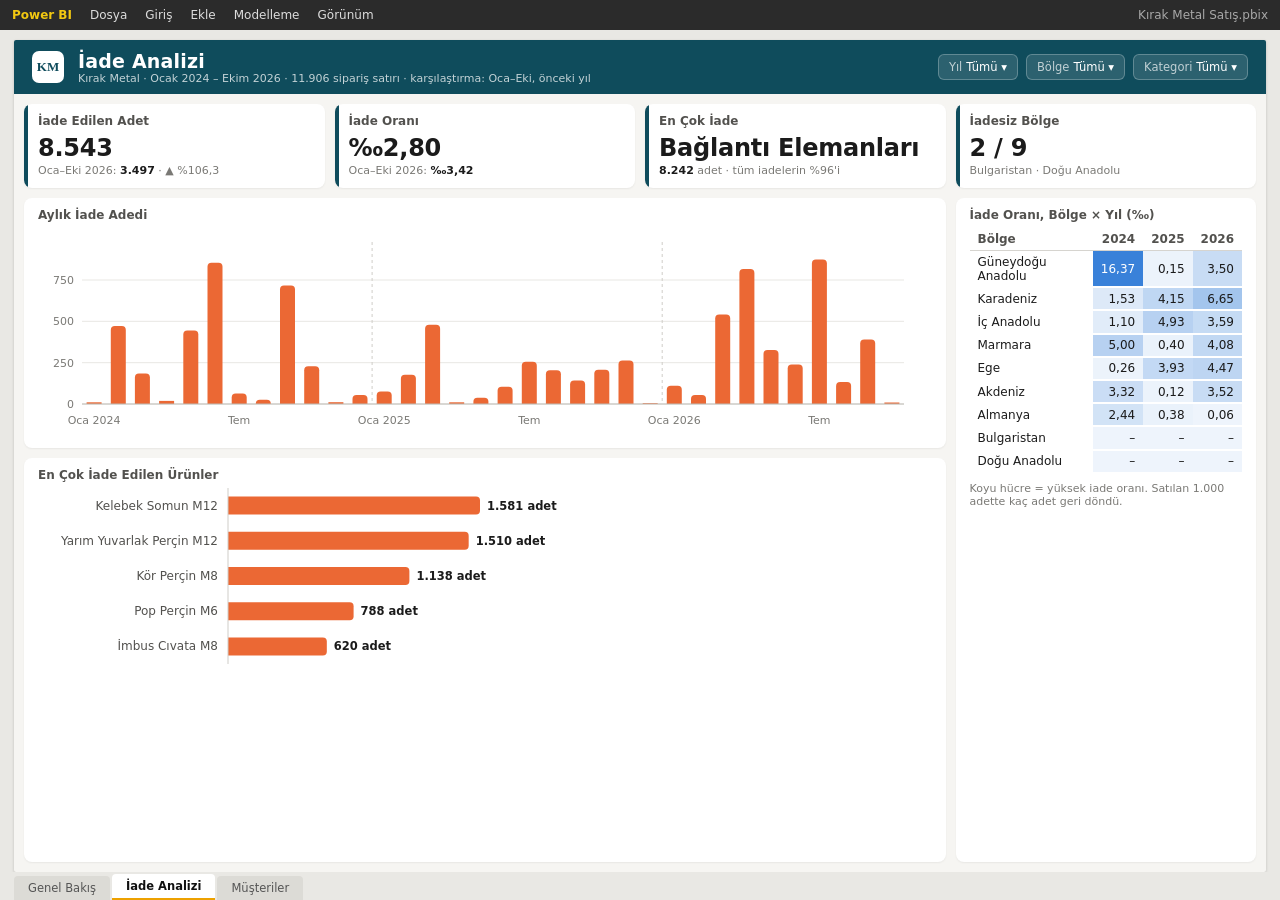
<file: _kaynak/out/pbi-iade.html>
<!DOCTYPE html><html><head><meta charset="utf-8"><style>
*{box-sizing:border-box} html,body{margin:0;width:1280px;height:720px;overflow:hidden}
body{font-family:"Segoe UI",system-ui,sans-serif;color:#1b1b1b;-webkit-font-smoothing:antialiased}
svg text{font-family:"Segoe UI",system-ui,sans-serif}

body{background:#e9e8e4}
.app{position:absolute;inset:0;display:flex;flex-direction:column}
.bar{height:30px;background:#2b2b2b;color:#ddd;font-size:12px;display:flex;align-items:center;padding:0 12px;gap:18px}
.bar b{color:#f2c811;font-weight:700}
.canvas{flex:1;margin:10px 14px 0;background:#f6f5f2;border-radius:2px;box-shadow:0 1px 3px rgba(0,0,0,.18);padding:0;display:flex;flex-direction:column;overflow:hidden}
.hd{height:54px;background:#0f4c5c;color:#fff;display:flex;align-items:center;padding:0 18px;gap:14px}
.logo{width:32px;height:32px;border-radius:7px;background:#fff;color:#0f4c5c;font:700 13px/32px "Segoe UI";text-align:center}
.hd h1{margin:0;font-size:19px;font-weight:600;letter-spacing:.01em}
.hd small{display:block;font-size:11px;opacity:.75;font-weight:400}
.sl{margin-left:auto;display:flex;gap:8px}
.sl span{background:rgba(255,255,255,.12);border:1px solid rgba(255,255,255,.25);border-radius:6px;padding:5px 10px;font-size:11.5px}
.sl span i{font-style:normal;opacity:.7;margin-right:4px}
.g{flex:1;display:grid;gap:10px;padding:10px}
.k{background:#fff;border-radius:8px;box-shadow:0 1px 2px rgba(0,0,0,.06);padding:10px 14px;position:relative;overflow:hidden}
.k h3{margin:0 0 6px;font-size:12px;font-weight:600;color:#52514e}
.kpi .v{font-size:24px;font-weight:600;letter-spacing:-.01em}
.kpi .d{font-size:11px;color:#7a7975;margin-top:2px}
.kpi .d b{color:#1b1b1b;font-weight:600}
.kpi:before{content:"";position:absolute;left:0;top:0;bottom:0;width:4px;background:#0f4c5c}
table{border-collapse:collapse;width:100%;font-size:12px}
th{text-align:left;font-weight:600;color:#52514e;border-bottom:1px solid #d6d4cf;padding:5px 6px}
td{padding:5px 6px;border-bottom:1px solid #efeeea} td.n,th.n{text-align:right;font-variant-numeric:tabular-nums}
tr.top td{font-weight:600;border-top:1px solid #bdbbb5;border-bottom:0}
.tabs{height:28px;display:flex;gap:2px;padding:0 14px;align-items:flex-end;background:#e9e8e4}
.tabs span{font-size:11.5px;padding:5px 14px;background:#dcdbd6;color:#555;border-radius:4px 4px 0 0}
.tabs span.on{background:#fff;color:#111;font-weight:600;border-bottom:2px solid #eda100}
</style></head><body><div class="app">
<div class="bar"><b>Power BI</b><span>Dosya</span><span>Giriş</span><span>Ekle</span><span>Modelleme</span><span>Görünüm</span><span style="margin-left:auto;opacity:.7">Kırak Metal Satış.pbix</span></div>
<div class="canvas"><div class="hd"><div class="logo">KM</div><div><h1>İade Analizi</h1><small>Kırak Metal · Ocak 2024 – Ekim 2026 · 11.906 sipariş satırı · karşılaştırma: Oca–Eki, önceki yıl</small></div>
<div class="sl"><span><i>Yıl</i>Tümü ▾</span><span><i>Bölge</i>Tümü ▾</span><span><i>Kategori</i>Tümü ▾</span></div></div>
<style>.isi td{padding:3.6px 8px;border-bottom:2px solid #fff} .isi th{padding:4px 8px}</style>
<div class="g" style="grid-template-columns:repeat(4,1fr);grid-template-rows:84px 250px 1fr">
<div class="k kpi"><h3>İade Edilen Adet</h3><div class="v">8.543</div><div class="d">Oca–Eki 2026: <b>3.497</b> · ▲ %106,3</div></div><div class="k kpi"><h3>İade Oranı</h3><div class="v">‰2,80</div><div class="d">Oca–Eki 2026: <b>‰3,42</b></div></div><div class="k kpi"><h3>En Çok İade</h3><div class="v">Bağlantı Elemanları</div><div class="d"><b>8.242</b> adet · tüm iadelerin %96'i</div></div><div class="k kpi"><h3>İadesiz Bölge</h3><div class="v">2 / 9</div><div class="d">Bulgaristan · Doğu Anadolu</div></div>
<div class="k" style="grid-column:span 3"><h3>Aylık İade Adedi</h3><svg width="880" height="206" viewBox="0 0 880 206"><line x1="44" x2="866" y1="176.0" y2="176.0" stroke="#e8e7e3" stroke-width="1"/><text x="36" y="180.0" text-anchor="end" font-size="11" fill="#7a7975">0</text><line x1="44" x2="866" y1="134.7" y2="134.7" stroke="#e8e7e3" stroke-width="1"/><text x="36" y="138.7" text-anchor="end" font-size="11" fill="#7a7975">250</text><line x1="44" x2="866" y1="93.3" y2="93.3" stroke="#e8e7e3" stroke-width="1"/><text x="36" y="97.3" text-anchor="end" font-size="11" fill="#7a7975">500</text><line x1="44" x2="866" y1="52.0" y2="52.0" stroke="#e8e7e3" stroke-width="1"/><text x="36" y="56.0" text-anchor="end" font-size="11" fill="#7a7975">750</text><rect x="48.6" y="174.3" width="15.0" height="1.7" fill="#eb6834"/><path d="M72.8 176V102.1a4 4 0 0 1 4-4h7.0a4 4 0 0 1 4 4V176z" fill="#eb6834"/><path d="M96.9 176V149.6a4 4 0 0 1 4-4h7.0a4 4 0 0 1 4 4V176z" fill="#eb6834"/><rect x="121.1" y="172.9" width="15.0" height="3.1" fill="#eb6834"/><path d="M145.3 176V106.4a4 4 0 0 1 4-4h7.0a4 4 0 0 1 4 4V176z" fill="#eb6834"/><path d="M169.5 176V38.7a4 4 0 0 1 4-4h7.0a4 4 0 0 1 4 4V176z" fill="#eb6834"/><path d="M193.7 176V169.6a4 4 0 0 1 4-4h7.0a4 4 0 0 1 4 4V176z" fill="#eb6834"/><path d="M217.8 176V175.7a4 4 0 0 1 4-4h7.0a4 4 0 0 1 4 4V176z" fill="#eb6834"/><path d="M242.0 176V61.6a4 4 0 0 1 4-4h7.0a4 4 0 0 1 4 4V176z" fill="#eb6834"/><path d="M266.2 176V142.3a4 4 0 0 1 4-4h7.0a4 4 0 0 1 4 4V176z" fill="#eb6834"/><rect x="290.4" y="174.2" width="15.0" height="1.8" fill="#eb6834"/><path d="M314.5 176V170.9a4 4 0 0 1 4-4h7.0a4 4 0 0 1 4 4V176z" fill="#eb6834"/><path d="M338.7 176V167.4a4 4 0 0 1 4-4h7.0a4 4 0 0 1 4 4V176z" fill="#eb6834"/><path d="M362.9 176V150.7a4 4 0 0 1 4-4h7.0a4 4 0 0 1 4 4V176z" fill="#eb6834"/><path d="M387.1 176V100.7a4 4 0 0 1 4-4h7.0a4 4 0 0 1 4 4V176z" fill="#eb6834"/><rect x="411.2" y="174.3" width="15.0" height="1.7" fill="#eb6834"/><path d="M435.4 176V173.7a4 4 0 0 1 4-4h7.0a4 4 0 0 1 4 4V176z" fill="#eb6834"/><path d="M459.6 176V162.8a4 4 0 0 1 4-4h7.0a4 4 0 0 1 4 4V176z" fill="#eb6834"/><path d="M483.8 176V137.7a4 4 0 0 1 4-4h7.0a4 4 0 0 1 4 4V176z" fill="#eb6834"/><path d="M507.9 176V146.3a4 4 0 0 1 4-4h7.0a4 4 0 0 1 4 4V176z" fill="#eb6834"/><path d="M532.1 176V156.4a4 4 0 0 1 4-4h7.0a4 4 0 0 1 4 4V176z" fill="#eb6834"/><path d="M556.3 176V145.8a4 4 0 0 1 4-4h7.0a4 4 0 0 1 4 4V176z" fill="#eb6834"/><path d="M580.5 176V136.5a4 4 0 0 1 4-4h7.0a4 4 0 0 1 4 4V176z" fill="#eb6834"/><rect x="604.7" y="175.2" width="15.0" height="0.8" fill="#eb6834"/><path d="M628.8 176V161.8a4 4 0 0 1 4-4h7.0a4 4 0 0 1 4 4V176z" fill="#eb6834"/><path d="M653.0 176V170.9a4 4 0 0 1 4-4h7.0a4 4 0 0 1 4 4V176z" fill="#eb6834"/><path d="M677.2 176V90.4a4 4 0 0 1 4-4h7.0a4 4 0 0 1 4 4V176z" fill="#eb6834"/><path d="M701.4 176V44.9a4 4 0 0 1 4-4h7.0a4 4 0 0 1 4 4V176z" fill="#eb6834"/><path d="M725.5 176V125.9a4 4 0 0 1 4-4h7.0a4 4 0 0 1 4 4V176z" fill="#eb6834"/><path d="M749.7 176V140.5a4 4 0 0 1 4-4h7.0a4 4 0 0 1 4 4V176z" fill="#eb6834"/><path d="M773.9 176V35.4a4 4 0 0 1 4-4h7.0a4 4 0 0 1 4 4V176z" fill="#eb6834"/><path d="M798.1 176V158.0a4 4 0 0 1 4-4h7.0a4 4 0 0 1 4 4V176z" fill="#eb6834"/><path d="M822.2 176V115.5a4 4 0 0 1 4-4h7.0a4 4 0 0 1 4 4V176z" fill="#eb6834"/><rect x="846.4" y="174.5" width="15.0" height="1.5" fill="#eb6834"/><line x1="44" x2="866" y1="176" y2="176" stroke="#bdbbb5"/><text x="56.1" y="196" text-anchor="middle" font-size="11" fill="#7a7975">Oca 2024</text><text x="201.1" y="196" text-anchor="middle" font-size="11" fill="#7a7975">Tem</text><text x="346.2" y="196" text-anchor="middle" font-size="11" fill="#7a7975">Oca 2025</text><line x1="334.1" x2="334.1" y1="14" y2="176" stroke="#cfcdc8" stroke-dasharray="3 3"/><text x="491.3" y="196" text-anchor="middle" font-size="11" fill="#7a7975">Tem</text><text x="636.3" y="196" text-anchor="middle" font-size="11" fill="#7a7975">Oca 2026</text><line x1="624.2" x2="624.2" y1="14" y2="176" stroke="#cfcdc8" stroke-dasharray="3 3"/><text x="781.4" y="196" text-anchor="middle" font-size="11" fill="#7a7975">Tem</text></svg></div>
<div class="k" style="grid-column:span 1;grid-row:span 2"><h3>İade Oranı, Bölge × Yıl (‰)</h3><table class="isi"><tr><th>Bölge</th><th class=n>2024</th><th class=n>2025</th><th class=n>2026</th></tr><tr><td>Güneydoğu Anadolu</td><td class="n" style="background:color-mix(in srgb,#2a78d6 93%,#fff);color:#fff">16,37</td><td class="n" style="background:color-mix(in srgb,#2a78d6 9%,#fff);color:#1b1b1b">0,15</td><td class="n" style="background:color-mix(in srgb,#2a78d6 26%,#fff);color:#1b1b1b">3,50</td></tr><tr><td>Karadeniz</td><td class="n" style="background:color-mix(in srgb,#2a78d6 16%,#fff);color:#1b1b1b">1,53</td><td class="n" style="background:color-mix(in srgb,#2a78d6 30%,#fff);color:#1b1b1b">4,15</td><td class="n" style="background:color-mix(in srgb,#2a78d6 43%,#fff);color:#1b1b1b">6,65</td></tr><tr><td>İç Anadolu</td><td class="n" style="background:color-mix(in srgb,#2a78d6 14%,#fff);color:#1b1b1b">1,10</td><td class="n" style="background:color-mix(in srgb,#2a78d6 34%,#fff);color:#1b1b1b">4,93</td><td class="n" style="background:color-mix(in srgb,#2a78d6 27%,#fff);color:#1b1b1b">3,59</td></tr><tr><td>Marmara</td><td class="n" style="background:color-mix(in srgb,#2a78d6 34%,#fff);color:#1b1b1b">5,00</td><td class="n" style="background:color-mix(in srgb,#2a78d6 10%,#fff);color:#1b1b1b">0,40</td><td class="n" style="background:color-mix(in srgb,#2a78d6 29%,#fff);color:#1b1b1b">4,08</td></tr><tr><td>Ege</td><td class="n" style="background:color-mix(in srgb,#2a78d6 9%,#fff);color:#1b1b1b">0,26</td><td class="n" style="background:color-mix(in srgb,#2a78d6 28%,#fff);color:#1b1b1b">3,93</td><td class="n" style="background:color-mix(in srgb,#2a78d6 31%,#fff);color:#1b1b1b">4,47</td></tr><tr><td>Akdeniz</td><td class="n" style="background:color-mix(in srgb,#2a78d6 25%,#fff);color:#1b1b1b">3,32</td><td class="n" style="background:color-mix(in srgb,#2a78d6 9%,#fff);color:#1b1b1b">0,12</td><td class="n" style="background:color-mix(in srgb,#2a78d6 26%,#fff);color:#1b1b1b">3,52</td></tr><tr><td>Almanya</td><td class="n" style="background:color-mix(in srgb,#2a78d6 21%,#fff);color:#1b1b1b">2,44</td><td class="n" style="background:color-mix(in srgb,#2a78d6 10%,#fff);color:#1b1b1b">0,38</td><td class="n" style="background:color-mix(in srgb,#2a78d6 8%,#fff);color:#1b1b1b">0,06</td></tr><tr><td>Bulgaristan</td><td class="n" style="background:color-mix(in srgb,#2a78d6 8%,#fff);color:#1b1b1b">–</td><td class="n" style="background:color-mix(in srgb,#2a78d6 8%,#fff);color:#1b1b1b">–</td><td class="n" style="background:color-mix(in srgb,#2a78d6 8%,#fff);color:#1b1b1b">–</td></tr><tr><td>Doğu Anadolu</td><td class="n" style="background:color-mix(in srgb,#2a78d6 8%,#fff);color:#1b1b1b">–</td><td class="n" style="background:color-mix(in srgb,#2a78d6 8%,#fff);color:#1b1b1b">–</td><td class="n" style="background:color-mix(in srgb,#2a78d6 8%,#fff);color:#1b1b1b">–</td></tr></table>
<p style="font-size:11px;color:#7a7975;margin:8px 0 0">Koyu hücre = yüksek iade oranı. Satılan 1.000 adette kaç adet geri döndü.</p></div>
<div class="k" style="grid-column:span 3"><h3>En Çok İade Edilen Ürünler</h3><svg width="520" height="176" viewBox="0 0 520 176"><text x="180" y="21.6" text-anchor="end" font-size="12" fill="#52514e">Kelebek Somun M12</text><path d="M190 8.600000000000001h248.0a4 4 0 0 1 4 4v10a4 4 0 0 1-4 4h-248.0z" fill="#eb6834"/><text x="449.0" y="21.6" font-size="11.5" fill="#1b1b1b" font-weight="600">1.581 adet</text><text x="180" y="56.800000000000004" text-anchor="end" font-size="12" fill="#52514e">Yarım Yuvarlak Perçin M12</text><path d="M190 43.800000000000004h236.6831119544592a4 4 0 0 1 4 4v10a4 4 0 0 1-4 4h-236.6831119544592z" fill="#eb6834"/><text x="437.6831119544592" y="56.800000000000004" font-size="11.5" fill="#1b1b1b" font-weight="600">1.510 adet</text><text x="180" y="92.0" text-anchor="end" font-size="12" fill="#52514e">Kör Perçin M8</text><path d="M190 79.0h177.38899430740037a4 4 0 0 1 4 4v10a4 4 0 0 1-4 4h-177.38899430740037z" fill="#eb6834"/><text x="378.38899430740037" y="92.0" font-size="11.5" fill="#1b1b1b" font-weight="600">1.138 adet</text><text x="180" y="127.20000000000002" text-anchor="end" font-size="12" fill="#52514e">Pop Perçin M6</text><path d="M190 114.20000000000002h121.60151802656546a4 4 0 0 1 4 4v10a4 4 0 0 1-4 4h-121.60151802656546z" fill="#eb6834"/><text x="322.6015180265655" y="127.20000000000002" font-size="11.5" fill="#1b1b1b" font-weight="600">788 adet</text><text x="180" y="162.4" text-anchor="end" font-size="12" fill="#52514e">İmbus Cıvata M8</text><path d="M190 149.4h94.82352941176471a4 4 0 0 1 4 4v10a4 4 0 0 1-4 4h-94.82352941176471z" fill="#eb6834"/><text x="295.8235294117647" y="162.4" font-size="11.5" fill="#1b1b1b" font-weight="600">620 adet</text><line x1="190" x2="190" y1="0" y2="176" stroke="#cfcdc8" stroke-width="1"/></svg></div>
</div></div><div class="tabs"><span class="">Genel Bakış</span><span class="on">İade Analizi</span><span class="">Müşteriler</span></div></div></body></html>
</file>
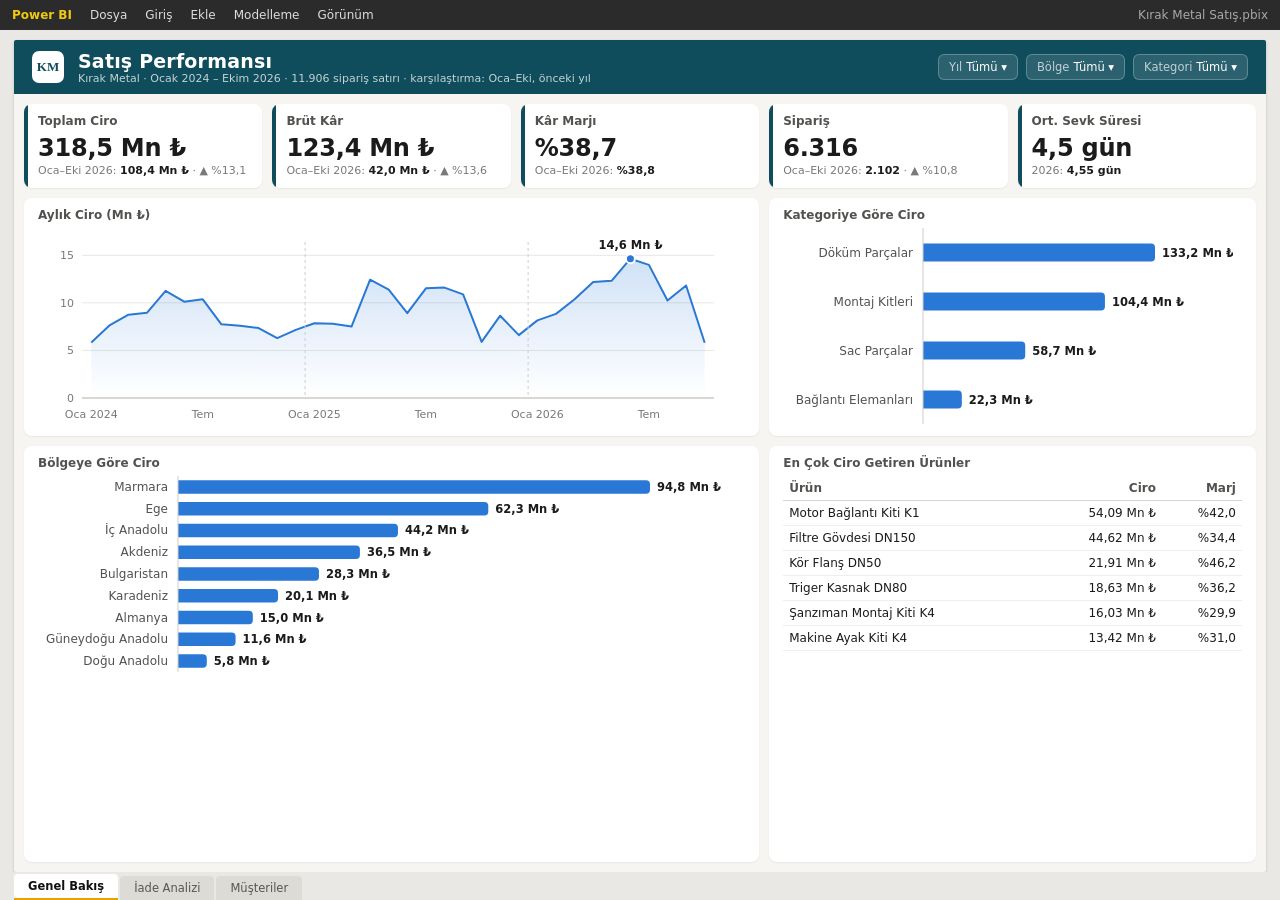
<file: _kaynak/out/pbi-satis.html>
<!DOCTYPE html><html><head><meta charset="utf-8"><style>
*{box-sizing:border-box} html,body{margin:0;width:1280px;height:720px;overflow:hidden}
body{font-family:"Segoe UI",system-ui,sans-serif;color:#1b1b1b;-webkit-font-smoothing:antialiased}
svg text{font-family:"Segoe UI",system-ui,sans-serif}

body{background:#e9e8e4}
.app{position:absolute;inset:0;display:flex;flex-direction:column}
.bar{height:30px;background:#2b2b2b;color:#ddd;font-size:12px;display:flex;align-items:center;padding:0 12px;gap:18px}
.bar b{color:#f2c811;font-weight:700}
.canvas{flex:1;margin:10px 14px 0;background:#f6f5f2;border-radius:2px;box-shadow:0 1px 3px rgba(0,0,0,.18);padding:0;display:flex;flex-direction:column;overflow:hidden}
.hd{height:54px;background:#0f4c5c;color:#fff;display:flex;align-items:center;padding:0 18px;gap:14px}
.logo{width:32px;height:32px;border-radius:7px;background:#fff;color:#0f4c5c;font:700 13px/32px "Segoe UI";text-align:center}
.hd h1{margin:0;font-size:19px;font-weight:600;letter-spacing:.01em}
.hd small{display:block;font-size:11px;opacity:.75;font-weight:400}
.sl{margin-left:auto;display:flex;gap:8px}
.sl span{background:rgba(255,255,255,.12);border:1px solid rgba(255,255,255,.25);border-radius:6px;padding:5px 10px;font-size:11.5px}
.sl span i{font-style:normal;opacity:.7;margin-right:4px}
.g{flex:1;display:grid;gap:10px;padding:10px}
.k{background:#fff;border-radius:8px;box-shadow:0 1px 2px rgba(0,0,0,.06);padding:10px 14px;position:relative;overflow:hidden}
.k h3{margin:0 0 6px;font-size:12px;font-weight:600;color:#52514e}
.kpi .v{font-size:24px;font-weight:600;letter-spacing:-.01em}
.kpi .d{font-size:11px;color:#7a7975;margin-top:2px}
.kpi .d b{color:#1b1b1b;font-weight:600}
.kpi:before{content:"";position:absolute;left:0;top:0;bottom:0;width:4px;background:#0f4c5c}
table{border-collapse:collapse;width:100%;font-size:12px}
th{text-align:left;font-weight:600;color:#52514e;border-bottom:1px solid #d6d4cf;padding:5px 6px}
td{padding:5px 6px;border-bottom:1px solid #efeeea} td.n,th.n{text-align:right;font-variant-numeric:tabular-nums}
tr.top td{font-weight:600;border-top:1px solid #bdbbb5;border-bottom:0}
.tabs{height:28px;display:flex;gap:2px;padding:0 14px;align-items:flex-end;background:#e9e8e4}
.tabs span{font-size:11.5px;padding:5px 14px;background:#dcdbd6;color:#555;border-radius:4px 4px 0 0}
.tabs span.on{background:#fff;color:#111;font-weight:600;border-bottom:2px solid #eda100}
</style></head><body><div class="app">
<div class="bar"><b>Power BI</b><span>Dosya</span><span>Giriş</span><span>Ekle</span><span>Modelleme</span><span>Görünüm</span><span style="margin-left:auto;opacity:.7">Kırak Metal Satış.pbix</span></div>
<div class="canvas"><div class="hd"><div class="logo">KM</div><div><h1>Satış Performansı</h1><small>Kırak Metal · Ocak 2024 – Ekim 2026 · 11.906 sipariş satırı · karşılaştırma: Oca–Eki, önceki yıl</small></div>
<div class="sl"><span><i>Yıl</i>Tümü ▾</span><span><i>Bölge</i>Tümü ▾</span><span><i>Kategori</i>Tümü ▾</span></div></div>
<div class="g" style="grid-template-columns:repeat(5,1fr);grid-template-rows:84px 238px 1fr">
<div class="k kpi"><h3>Toplam Ciro</h3><div class="v">318,5 Mn ₺</div><div class="d">Oca–Eki 2026: <b>108,4 Mn ₺</b> · ▲ %13,1</div></div><div class="k kpi"><h3>Brüt Kâr</h3><div class="v">123,4 Mn ₺</div><div class="d">Oca–Eki 2026: <b>42,0 Mn ₺</b> · ▲ %13,6</div></div><div class="k kpi"><h3>Kâr Marjı</h3><div class="v">%38,7</div><div class="d">Oca–Eki 2026: <b>%38,8</b></div></div><div class="k kpi"><h3>Sipariş</h3><div class="v">6.316</div><div class="d">Oca–Eki 2026: <b>2.102</b> · ▲ %10,8</div></div><div class="k kpi"><h3>Ort. Sevk Süresi</h3><div class="v">4,5 gün</div><div class="d">2026: <b>4,55 gün</b></div></div>
<div class="k" style="grid-column:span 3"><h3>Aylık Ciro (Mn ₺)</h3><svg width="690" height="200" viewBox="0 0 690 200"><line x1="44" x2="676" y1="170.0" y2="170.0" stroke="#e8e7e3" stroke-width="1"/><text x="36" y="174.0" text-anchor="end" font-size="11" fill="#7a7975">0</text><line x1="44" x2="676" y1="122.4" y2="122.4" stroke="#e8e7e3" stroke-width="1"/><text x="36" y="126.4" text-anchor="end" font-size="11" fill="#7a7975">5</text><line x1="44" x2="676" y1="74.8" y2="74.8" stroke="#e8e7e3" stroke-width="1"/><text x="36" y="78.8" text-anchor="end" font-size="11" fill="#7a7975">10</text><line x1="44" x2="676" y1="27.3" y2="27.3" stroke="#e8e7e3" stroke-width="1"/><text x="36" y="31.3" text-anchor="end" font-size="11" fill="#7a7975">15</text><defs><linearGradient id="g2a78d6" x1="0" y1="0" x2="0" y2="1"><stop offset="0" stop-color="#2a78d6" stop-opacity=".22"/><stop offset="1" stop-color="#2a78d6" stop-opacity="0"/></linearGradient></defs><path d="M53.3 114.4 L71.9 97.1 L90.5 86.7 L109.1 84.7 L127.6 62.9 L146.2 73.7 L164.8 71.3 L183.4 96.3 L202.0 97.7 L220.6 100.1 L239.2 110.1 L257.8 101.9 L276.4 95.3 L294.9 95.8 L313.5 98.6 L332.1 51.7 L350.7 61.7 L369.3 85.1 L387.9 60.3 L406.5 59.6 L425.1 66.4 L443.6 113.9 L462.2 87.7 L480.8 107.1 L499.4 92.4 L518.0 85.9 L536.6 71.3 L555.2 54.1 L573.8 52.7 L592.4 30.7 L610.9 36.9 L629.5 72.5 L648.1 57.5 L666.7 114.7 L666.7 170 L53.3 170Z" fill="url(#g2a78d6)"/><path d="M53.3 114.4 L71.9 97.1 L90.5 86.7 L109.1 84.7 L127.6 62.9 L146.2 73.7 L164.8 71.3 L183.4 96.3 L202.0 97.7 L220.6 100.1 L239.2 110.1 L257.8 101.9 L276.4 95.3 L294.9 95.8 L313.5 98.6 L332.1 51.7 L350.7 61.7 L369.3 85.1 L387.9 60.3 L406.5 59.6 L425.1 66.4 L443.6 113.9 L462.2 87.7 L480.8 107.1 L499.4 92.4 L518.0 85.9 L536.6 71.3 L555.2 54.1 L573.8 52.7 L592.4 30.7 L610.9 36.9 L629.5 72.5 L648.1 57.5 L666.7 114.7" fill="none" stroke="#2a78d6" stroke-width="2" stroke-linejoin="round"/><circle cx="592.4" cy="30.7" r="4.5" fill="#2a78d6" stroke="#fff" stroke-width="2"/><text x="592.4" y="20.7" text-anchor="middle" font-size="11.5" font-weight="600" fill="#1b1b1b">14,6 Mn ₺</text><line x1="44" x2="676" y1="170" y2="170" stroke="#bdbbb5"/><text x="53.3" y="190" text-anchor="middle" font-size="11" fill="#7a7975">Oca 2024</text><text x="164.8" y="190" text-anchor="middle" font-size="11" fill="#7a7975">Tem</text><text x="276.4" y="190" text-anchor="middle" font-size="11" fill="#7a7975">Oca 2025</text><line x1="267.1" x2="267.1" y1="14" y2="170" stroke="#cfcdc8" stroke-dasharray="3 3"/><text x="387.9" y="190" text-anchor="middle" font-size="11" fill="#7a7975">Tem</text><text x="499.4" y="190" text-anchor="middle" font-size="11" fill="#7a7975">Oca 2026</text><line x1="490.1" x2="490.1" y1="14" y2="170" stroke="#cfcdc8" stroke-dasharray="3 3"/><text x="610.9" y="190" text-anchor="middle" font-size="11" fill="#7a7975">Tem</text></svg></div>
<div class="k" style="grid-column:span 2"><h3>Kategoriye Göre Ciro</h3><svg width="450" height="196" viewBox="0 0 450 196"><text x="130" y="28.5" text-anchor="end" font-size="12" fill="#52514e">Döküm Parçalar</text><path d="M140 15.5h228.0a4 4 0 0 1 4 4v10a4 4 0 0 1-4 4h-228.0z" fill="#2a78d6"/><text x="379.0" y="28.5" font-size="11.5" fill="#1b1b1b" font-weight="600">133,2 Mn ₺</text><text x="130" y="77.5" text-anchor="end" font-size="12" fill="#52514e">Montaj Kitleri</text><path d="M140 64.5h177.92346039019293a4 4 0 0 1 4 4v10a4 4 0 0 1-4 4h-177.92346039019293z" fill="#2a78d6"/><text x="328.92346039019293" y="77.5" font-size="11.5" fill="#1b1b1b" font-weight="600">104,4 Mn ₺</text><text x="130" y="126.5" text-anchor="end" font-size="12" fill="#52514e">Sac Parçalar</text><path d="M140 113.5h98.23780348642147a4 4 0 0 1 4 4v10a4 4 0 0 1-4 4h-98.23780348642147z" fill="#2a78d6"/><text x="249.23780348642146" y="126.5" font-size="11.5" fill="#1b1b1b" font-weight="600">58,7 Mn ₺</text><text x="130" y="175.5" text-anchor="end" font-size="12" fill="#52514e">Bağlantı Elemanları</text><path d="M140 162.5h34.831218724549906a4 4 0 0 1 4 4v10a4 4 0 0 1-4 4h-34.831218724549906z" fill="#2a78d6"/><text x="185.8312187245499" y="175.5" font-size="11.5" fill="#1b1b1b" font-weight="600">22,3 Mn ₺</text><line x1="140" x2="140" y1="0" y2="196" stroke="#cfcdc8" stroke-width="1"/></svg></div>
<div class="k" style="grid-column:span 3"><h3>Bölgeye Göre Ciro</h3><svg width="690" height="196" viewBox="0 0 690 196"><text x="130" y="14.88888888888889" text-anchor="end" font-size="12" fill="#52514e">Marmara</text><path d="M140 4.137777777777778h468.0a4 4 0 0 1 4 4v5.502222222222223a4 4 0 0 1-4 4h-468.0z" fill="#2a78d6"/><text x="619.0" y="14.88888888888889" font-size="11.5" fill="#1b1b1b" font-weight="600">94,8 Mn ₺</text><text x="130" y="36.66666666666667" text-anchor="end" font-size="12" fill="#52514e">Ege</text><path d="M140 25.915555555555557h306.30201431775265a4 4 0 0 1 4 4v5.502222222222223a4 4 0 0 1-4 4h-306.30201431775265z" fill="#2a78d6"/><text x="457.30201431775265" y="36.66666666666667" font-size="11.5" fill="#1b1b1b" font-weight="600">62,3 Mn ₺</text><text x="130" y="58.44444444444444" text-anchor="end" font-size="12" fill="#52514e">İç Anadolu</text><path d="M140 47.693333333333335h215.96578801313058a4 4 0 0 1 4 4v5.502222222222223a4 4 0 0 1-4 4h-215.96578801313058z" fill="#2a78d6"/><text x="366.9657880131306" y="58.44444444444444" font-size="11.5" fill="#1b1b1b" font-weight="600">44,2 Mn ₺</text><text x="130" y="80.22222222222224" text-anchor="end" font-size="12" fill="#52514e">Akdeniz</text><path d="M140 69.47111111111113h177.9241988049245a4 4 0 0 1 4 4v5.502222222222223a4 4 0 0 1-4 4h-177.9241988049245z" fill="#2a78d6"/><text x="328.92419880492446" y="80.22222222222224" font-size="11.5" fill="#1b1b1b" font-weight="600">36,5 Mn ₺</text><text x="130" y="102.00000000000001" text-anchor="end" font-size="12" fill="#52514e">Bulgaristan</text><path d="M140 91.2488888888889h136.97711099720115a4 4 0 0 1 4 4v5.502222222222223a4 4 0 0 1-4 4h-136.97711099720115z" fill="#2a78d6"/><text x="287.9771109972012" y="102.00000000000001" font-size="11.5" fill="#1b1b1b" font-weight="600">28,3 Mn ₺</text><text x="130" y="123.77777777777779" text-anchor="end" font-size="12" fill="#52514e">Karadeniz</text><path d="M140 113.02666666666667h96.03254811635689a4 4 0 0 1 4 4v5.502222222222223a4 4 0 0 1-4 4h-96.03254811635689z" fill="#2a78d6"/><text x="247.0325481163569" y="123.77777777777779" font-size="11.5" fill="#1b1b1b" font-weight="600">20,1 Mn ₺</text><text x="130" y="145.55555555555557" text-anchor="end" font-size="12" fill="#52514e">Almanya</text><path d="M140 134.80444444444447h70.82239328131249a4 4 0 0 1 4 4v5.502222222222223a4 4 0 0 1-4 4h-70.82239328131249z" fill="#2a78d6"/><text x="221.8223932813125" y="145.55555555555557" font-size="11.5" fill="#1b1b1b" font-weight="600">15,0 Mn ₺</text><text x="130" y="167.33333333333334" text-anchor="end" font-size="12" fill="#52514e">Güneydoğu Anadolu</text><path d="M140 156.58222222222224h53.60004632366768a4 4 0 0 1 4 4v5.502222222222223a4 4 0 0 1-4 4h-53.60004632366768z" fill="#2a78d6"/><text x="204.60004632366767" y="167.33333333333334" font-size="11.5" fill="#1b1b1b" font-weight="600">11,6 Mn ₺</text><text x="130" y="189.11111111111111" text-anchor="end" font-size="12" fill="#52514e">Doğu Anadolu</text><path d="M140 178.36h24.795854791423952a4 4 0 0 1 4 4v5.502222222222223a4 4 0 0 1-4 4h-24.795854791423952z" fill="#2a78d6"/><text x="175.79585479142395" y="189.11111111111111" font-size="11.5" fill="#1b1b1b" font-weight="600">5,8 Mn ₺</text><line x1="140" x2="140" y1="0" y2="196" stroke="#cfcdc8" stroke-width="1"/></svg></div>
<div class="k" style="grid-column:span 2"><h3>En Çok Ciro Getiren Ürünler</h3><table><tr><th>Ürün</th><th class="n">Ciro</th><th class="n">Marj</th></tr><tr><td>Motor Bağlantı Kiti K1</td><td class="n">54,09 Mn ₺</td><td class="n">%42,0</td></tr><tr><td>Filtre Gövdesi DN150</td><td class="n">44,62 Mn ₺</td><td class="n">%34,4</td></tr><tr><td>Kör Flanş DN50</td><td class="n">21,91 Mn ₺</td><td class="n">%46,2</td></tr><tr><td>Triger Kasnak DN80</td><td class="n">18,63 Mn ₺</td><td class="n">%36,2</td></tr><tr><td>Şanzıman Montaj Kiti K4</td><td class="n">16,03 Mn ₺</td><td class="n">%29,9</td></tr><tr><td>Makine Ayak Kiti K4</td><td class="n">13,42 Mn ₺</td><td class="n">%31,0</td></tr></table></div>
</div></div><div class="tabs"><span class="on">Genel Bakış</span><span class="">İade Analizi</span><span class="">Müşteriler</span></div></div></body></html>
</file>
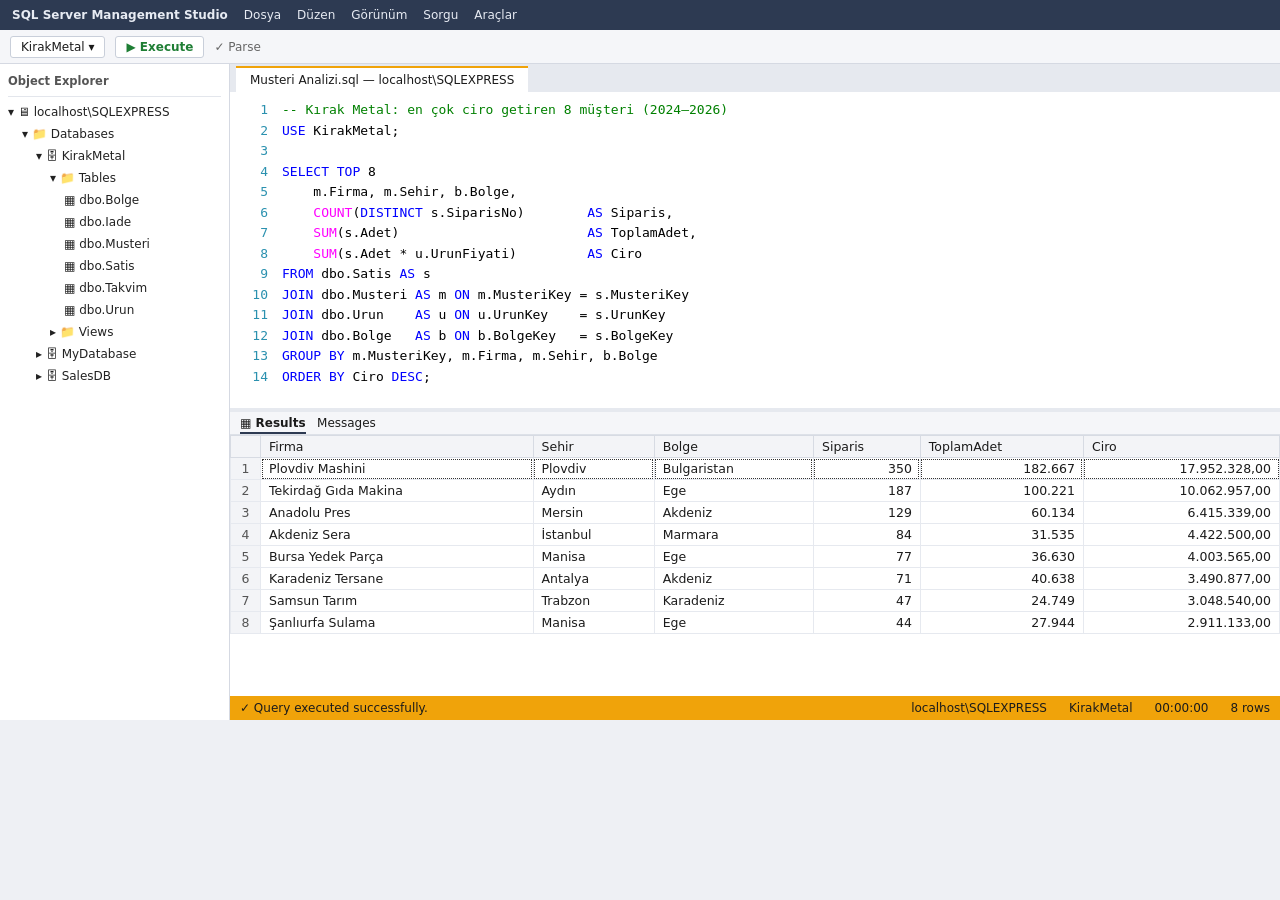
<file: _kaynak/out/sql-musteri.html>
<!DOCTYPE html><html><head><meta charset="utf-8"><style>
*{box-sizing:border-box} html,body{margin:0;width:1280px;height:720px;overflow:hidden}
body{font-family:"Segoe UI",system-ui,sans-serif;color:#1b1b1b;-webkit-font-smoothing:antialiased}
svg text{font-family:"Segoe UI",system-ui,sans-serif}

body{background:#eef0f4;font-size:13px}
.top{height:30px;background:#2d3a52;color:#e7ebf3;display:flex;align-items:center;gap:16px;padding:0 12px;font-size:12px}
.top b{font-weight:600}
.tool{height:34px;background:#f5f6f9;border-bottom:1px solid #d5d9e2;display:flex;align-items:center;gap:10px;padding:0 10px;font-size:12px}
.tool .run{background:#fff;border:1px solid #c9cfda;border-radius:3px;padding:3px 10px;color:#1e7e34;font-weight:600}
.tool .db{background:#fff;border:1px solid #c9cfda;padding:3px 10px;border-radius:3px}
.main{display:flex;height:656px}
.oe{width:230px;background:#fff;border-right:1px solid #d5d9e2;font-size:12px;line-height:22px;padding:6px 8px;color:#222}
.oe h4{margin:0 0 4px;font-size:11.5px;color:#555;font-weight:600;border-bottom:1px solid #e3e6ec;padding-bottom:4px}
.ed{flex:1;display:flex;flex-direction:column;min-width:0}
.tab{height:28px;background:#e6e9ef;display:flex;align-items:flex-end;padding-left:6px}
.tab span{background:#fff;padding:5px 14px;font-size:12px;border-top:2px solid #f0a30a}
.code{background:#fff;font:13px/20.5px Consolas,"Cascadia Mono",monospace;padding:8px 0;height:316px;color:#000}
.code div{white-space:pre} .code i{display:inline-block;width:38px;text-align:right;color:#2b91af;font-style:normal;margin-right:14px}
.kw{color:#0000ff} .fn{color:#ff00ff} .cm{color:#008000}
.res{flex:1;background:#fff;border-top:4px solid #e6e9ef;display:flex;flex-direction:column}
.rt{font-size:12px;padding:4px 10px;background:#f5f6f9;border-bottom:1px solid #dde1e8} .rt b{font-weight:600;border-bottom:2px solid #2d3a52;padding-bottom:2px}
table{border-collapse:collapse;font-size:12.5px;margin:0;width:100%}
th{background:#f3f4f7;border:1px solid #d7dbe3;font-weight:400;padding:3px 8px;text-align:left}
td{border:1px solid #e6e9ef;padding:3px 8px;white-space:nowrap} td.n{text-align:right;font-variant-numeric:tabular-nums}
td.no{background:#f3f4f7;color:#555;text-align:center;width:30px}
tr:first-child+tr td:not(.no){outline:1px dotted #333;outline-offset:-2px}
.st{height:24px;background:#f0a30a;color:#1b1b1b;font-size:12px;display:flex;align-items:center;gap:22px;padding:0 10px;margin-top:auto}
</style></head><body>
<div class="top"><b>SQL Server Management Studio</b><span>Dosya</span><span>Düzen</span><span>Görünüm</span><span>Sorgu</span><span>Araçlar</span></div>
<div class="tool"><span class="db">KirakMetal ▾</span><span class="run">▶ Execute</span><span style="color:#666">✓ Parse</span></div>
<div class="main"><div class="oe"><h4>Object Explorer</h4><div style="padding-left:0px">▾ 🖥 localhost\SQLEXPRESS</div><div style="padding-left:14px">▾ 📁 Databases</div><div style="padding-left:28px">▾ 🗄 KirakMetal</div><div style="padding-left:42px">▾ 📁 Tables</div><div style="padding-left:56px">▦ dbo.Bolge</div><div style="padding-left:56px">▦ dbo.Iade</div><div style="padding-left:56px">▦ dbo.Musteri</div><div style="padding-left:56px">▦ dbo.Satis</div><div style="padding-left:56px">▦ dbo.Takvim</div><div style="padding-left:56px">▦ dbo.Urun</div><div style="padding-left:42px">▸ 📁 Views</div><div style="padding-left:28px">▸ 🗄 MyDatabase</div><div style="padding-left:28px">▸ 🗄 SalesDB</div></div>
<div class="ed"><div class="tab"><span>Musteri Analizi.sql — localhost\SQLEXPRESS</span></div>
<div class="code"><div><i>1</i><span class="cm">-- Kırak Metal: en çok ciro getiren 8 müşteri (2024–2026)</span></div><div><i>2</i><span class="kw">USE</span> KirakMetal;</div><div><i>3</i>&nbsp;</div><div><i>4</i><span class="kw">SELECT TOP</span> 8</div><div><i>5</i>    m.Firma, m.Sehir, b.Bolge,</div><div><i>6</i>    <span class="fn">COUNT</span>(<span class="kw">DISTINCT</span> s.SiparisNo)        <span class="kw">AS</span> Siparis,</div><div><i>7</i>    <span class="fn">SUM</span>(s.Adet)                        <span class="kw">AS</span> ToplamAdet,</div><div><i>8</i>    <span class="fn">SUM</span>(s.Adet * u.UrunFiyati)         <span class="kw">AS</span> Ciro</div><div><i>9</i><span class="kw">FROM</span> dbo.Satis <span class="kw">AS</span> s</div><div><i>10</i><span class="kw">JOIN</span> dbo.Musteri <span class="kw">AS</span> m <span class="kw">ON</span> m.MusteriKey = s.MusteriKey</div><div><i>11</i><span class="kw">JOIN</span> dbo.Urun    <span class="kw">AS</span> u <span class="kw">ON</span> u.UrunKey    = s.UrunKey</div><div><i>12</i><span class="kw">JOIN</span> dbo.Bolge   <span class="kw">AS</span> b <span class="kw">ON</span> b.BolgeKey   = s.BolgeKey</div><div><i>13</i><span class="kw">GROUP BY</span> m.MusteriKey, m.Firma, m.Sehir, b.Bolge</div><div><i>14</i><span class="kw">ORDER BY</span> Ciro <span class="kw">DESC</span>;</div></div>
<div class="res"><div class="rt"><b>▦ Results</b> &nbsp; Messages</div>
<table><tr><th></th><th>Firma</th><th>Sehir</th><th>Bolge</th><th>Siparis</th><th>ToplamAdet</th><th>Ciro</th></tr><tr><td class="no">1</td><td>Plovdiv Mashini</td><td>Plovdiv</td><td>Bulgaristan</td><td class="n">350</td><td class="n">182.667</td><td class="n">17.952.328,00</td></tr><tr><td class="no">2</td><td>Tekirdağ Gıda Makina</td><td>Aydın</td><td>Ege</td><td class="n">187</td><td class="n">100.221</td><td class="n">10.062.957,00</td></tr><tr><td class="no">3</td><td>Anadolu Pres</td><td>Mersin</td><td>Akdeniz</td><td class="n">129</td><td class="n">60.134</td><td class="n">6.415.339,00</td></tr><tr><td class="no">4</td><td>Akdeniz Sera</td><td>İstanbul</td><td>Marmara</td><td class="n">84</td><td class="n">31.535</td><td class="n">4.422.500,00</td></tr><tr><td class="no">5</td><td>Bursa Yedek Parça</td><td>Manisa</td><td>Ege</td><td class="n">77</td><td class="n">36.630</td><td class="n">4.003.565,00</td></tr><tr><td class="no">6</td><td>Karadeniz Tersane</td><td>Antalya</td><td>Akdeniz</td><td class="n">71</td><td class="n">40.638</td><td class="n">3.490.877,00</td></tr><tr><td class="no">7</td><td>Samsun Tarım</td><td>Trabzon</td><td>Karadeniz</td><td class="n">47</td><td class="n">24.749</td><td class="n">3.048.540,00</td></tr><tr><td class="no">8</td><td>Şanlıurfa Sulama</td><td>Manisa</td><td>Ege</td><td class="n">44</td><td class="n">27.944</td><td class="n">2.911.133,00</td></tr></table>
<div class="st"><span>✓ Query executed successfully.</span><span style="margin-left:auto">localhost\SQLEXPRESS</span><span>KirakMetal</span><span>00:00:00</span><span>8 rows</span></div></div>
</div></div></body></html>
</file>
<file: assets/fonts.css>
@font-face{font-family:'Cormorant SC';font-style:normal;font-weight:400;font-display:swap;src:url(fonts/CormorantSC-400-latin-ext.woff2) format('woff2');unicode-range:U+0100-02BA, U+02BD-02C5, U+02C7-02CC, U+02CE-02D7, U+02DD-02FF, U+0304, U+0308, U+0329, U+1D00-1DBF, U+1E00-1E9F, U+1EF2-1EFF, U+2020, U+20A0-20AB, U+20AD-20C4, U+2113, U+2C60-2C7F, U+A720-A7FF}
@font-face{font-family:'Cormorant SC';font-style:normal;font-weight:400;font-display:swap;src:url(fonts/CormorantSC-400-latin.woff2) format('woff2');unicode-range:U+0000-00FF, U+0131, U+0152-0153, U+02BB-02BC, U+02C6, U+02DA, U+02DC, U+0304, U+0308, U+0329, U+2000-206F, U+20AC, U+2122, U+2191, U+2193, U+2212, U+2215, U+FEFF, U+FFFD}
@font-face{font-family:'Cormorant SC';font-style:normal;font-weight:500;font-display:swap;src:url(fonts/CormorantSC-500-latin-ext.woff2) format('woff2');unicode-range:U+0100-02BA, U+02BD-02C5, U+02C7-02CC, U+02CE-02D7, U+02DD-02FF, U+0304, U+0308, U+0329, U+1D00-1DBF, U+1E00-1E9F, U+1EF2-1EFF, U+2020, U+20A0-20AB, U+20AD-20C4, U+2113, U+2C60-2C7F, U+A720-A7FF}
@font-face{font-family:'Cormorant SC';font-style:normal;font-weight:500;font-display:swap;src:url(fonts/CormorantSC-500-latin.woff2) format('woff2');unicode-range:U+0000-00FF, U+0131, U+0152-0153, U+02BB-02BC, U+02C6, U+02DA, U+02DC, U+0304, U+0308, U+0329, U+2000-206F, U+20AC, U+2122, U+2191, U+2193, U+2212, U+2215, U+FEFF, U+FFFD}
@font-face{font-family:'Cormorant SC';font-style:normal;font-weight:600;font-display:swap;src:url(fonts/CormorantSC-600-latin-ext.woff2) format('woff2');unicode-range:U+0100-02BA, U+02BD-02C5, U+02C7-02CC, U+02CE-02D7, U+02DD-02FF, U+0304, U+0308, U+0329, U+1D00-1DBF, U+1E00-1E9F, U+1EF2-1EFF, U+2020, U+20A0-20AB, U+20AD-20C4, U+2113, U+2C60-2C7F, U+A720-A7FF}
@font-face{font-family:'Cormorant SC';font-style:normal;font-weight:600;font-display:swap;src:url(fonts/CormorantSC-600-latin.woff2) format('woff2');unicode-range:U+0000-00FF, U+0131, U+0152-0153, U+02BB-02BC, U+02C6, U+02DA, U+02DC, U+0304, U+0308, U+0329, U+2000-206F, U+20AC, U+2122, U+2191, U+2193, U+2212, U+2215, U+FEFF, U+FFFD}
@font-face{font-family:'EB Garamond';font-style:italic;font-weight:400;font-display:swap;src:url(fonts/EBGaramond-400i-latin-ext.woff2) format('woff2');unicode-range:U+0100-02BA, U+02BD-02C5, U+02C7-02CC, U+02CE-02D7, U+02DD-02FF, U+0304, U+0308, U+0329, U+1D00-1DBF, U+1E00-1E9F, U+1EF2-1EFF, U+2020, U+20A0-20AB, U+20AD-20C4, U+2113, U+2C60-2C7F, U+A720-A7FF}
@font-face{font-family:'EB Garamond';font-style:italic;font-weight:400;font-display:swap;src:url(fonts/EBGaramond-400i-latin.woff2) format('woff2');unicode-range:U+0000-00FF, U+0131, U+0152-0153, U+02BB-02BC, U+02C6, U+02DA, U+02DC, U+0304, U+0308, U+0329, U+2000-206F, U+20AC, U+2122, U+2191, U+2193, U+2212, U+2215, U+FEFF, U+FFFD}
@font-face{font-family:'EB Garamond';font-style:normal;font-weight:400;font-display:swap;src:url(fonts/EBGaramond-400-latin-ext.woff2) format('woff2');unicode-range:U+0100-02BA, U+02BD-02C5, U+02C7-02CC, U+02CE-02D7, U+02DD-02FF, U+0304, U+0308, U+0329, U+1D00-1DBF, U+1E00-1E9F, U+1EF2-1EFF, U+2020, U+20A0-20AB, U+20AD-20C4, U+2113, U+2C60-2C7F, U+A720-A7FF}
@font-face{font-family:'EB Garamond';font-style:normal;font-weight:400;font-display:swap;src:url(fonts/EBGaramond-400-latin.woff2) format('woff2');unicode-range:U+0000-00FF, U+0131, U+0152-0153, U+02BB-02BC, U+02C6, U+02DA, U+02DC, U+0304, U+0308, U+0329, U+2000-206F, U+20AC, U+2122, U+2191, U+2193, U+2212, U+2215, U+FEFF, U+FFFD}
@font-face{font-family:'EB Garamond';font-style:normal;font-weight:500;font-display:swap;src:url(fonts/EBGaramond-500-latin-ext.woff2) format('woff2');unicode-range:U+0100-02BA, U+02BD-02C5, U+02C7-02CC, U+02CE-02D7, U+02DD-02FF, U+0304, U+0308, U+0329, U+1D00-1DBF, U+1E00-1E9F, U+1EF2-1EFF, U+2020, U+20A0-20AB, U+20AD-20C4, U+2113, U+2C60-2C7F, U+A720-A7FF}
@font-face{font-family:'EB Garamond';font-style:normal;font-weight:500;font-display:swap;src:url(fonts/EBGaramond-500-latin.woff2) format('woff2');unicode-range:U+0000-00FF, U+0131, U+0152-0153, U+02BB-02BC, U+02C6, U+02DA, U+02DC, U+0304, U+0308, U+0329, U+2000-206F, U+20AC, U+2122, U+2191, U+2193, U+2212, U+2215, U+FEFF, U+FFFD}
@font-face{font-family:'EB Garamond';font-style:normal;font-weight:600;font-display:swap;src:url(fonts/EBGaramond-600-latin-ext.woff2) format('woff2');unicode-range:U+0100-02BA, U+02BD-02C5, U+02C7-02CC, U+02CE-02D7, U+02DD-02FF, U+0304, U+0308, U+0329, U+1D00-1DBF, U+1E00-1E9F, U+1EF2-1EFF, U+2020, U+20A0-20AB, U+20AD-20C4, U+2113, U+2C60-2C7F, U+A720-A7FF}
@font-face{font-family:'EB Garamond';font-style:normal;font-weight:600;font-display:swap;src:url(fonts/EBGaramond-600-latin.woff2) format('woff2');unicode-range:U+0000-00FF, U+0131, U+0152-0153, U+02BB-02BC, U+02C6, U+02DA, U+02DC, U+0304, U+0308, U+0329, U+2000-206F, U+20AC, U+2122, U+2191, U+2193, U+2212, U+2215, U+FEFF, U+FFFD}
</file>
<file: assets/style.css>
/* aliberk.cv · koyu masa üstünde kartvizitler: kemik beyazı, yumurta kabuğu, fildişi */
:root {
  --masa: #121110;
  --masa2: #1c1a18;
  --ink: #1d1a17;
  --ink2: #3a3530;
  --muted: #6a6157;
  --hair: rgba(29, 26, 23, .2);
  --bone: #eceeea;
  --eggshell: #eceeea;
  --ivory: #eceeea;
  --nimbus: #eceeea;
  --koyu-yazi: #e4ddcd;
  --ok: #4f7d58;
  --serif-caps: "Cormorant SC", "Copperplate", "Copperplate Gothic Light", "Palatino Linotype", Georgia, serif;
  --serif: "EB Garamond", "Garamond", "Palatino Linotype", Georgia, serif;
  --ease: cubic-bezier(.22, .8, .24, 1);
  --golge: 0 1px 1px rgba(0, 0, 0, .25), 0 10px 18px -6px rgba(0, 0, 0, .55), 0 28px 50px -18px rgba(0, 0, 0, .7);
  color-scheme: dark;
}

*, *::before, *::after { box-sizing: border-box; }
html { -webkit-text-size-adjust: 100%; scroll-behavior: smooth; }
html, body { overflow-x: clip; }
body {
  margin: 0; min-height: 100dvh;
  font: 17px/1.55 var(--serif); color: var(--ink);
  background:
    radial-gradient(90% 55% at 50% 0%, #2a2622 0%, transparent 70%),
    radial-gradient(120% 80% at 50% 120%, #000 0%, transparent 60%),
    var(--masa);
  background-attachment: fixed;
  -webkit-font-smoothing: antialiased;
  -webkit-tap-highlight-color: transparent;
  padding: env(safe-area-inset-top) env(safe-area-inset-right) env(safe-area-inset-bottom) env(safe-area-inset-left);
}
/* Masa dokusu: çok hafif damar + kumlama */
body::before {
  content: ""; position: fixed; inset: 0; z-index: -1; pointer-events: none; opacity: .55;
  background-image:
    url("data:image/svg+xml,%3Csvg xmlns='http://www.w3.org/2000/svg' width='600' height='600'%3E%3Cfilter id='w'%3E%3CfeTurbulence type='fractalNoise' baseFrequency='.006 .12' numOctaves='3' seed='7'/%3E%3CfeColorMatrix values='0 0 0 0 .5 0 0 0 0 .42 0 0 0 0 .34 0 0 0 .09 0'/%3E%3C/filter%3E%3Crect width='100%25' height='100%25' filter='url(%23w)'/%3E%3C/svg%3E"),
    url("data:image/svg+xml,%3Csvg xmlns='http://www.w3.org/2000/svg' width='160' height='160'%3E%3Cfilter id='n'%3E%3CfeTurbulence type='fractalNoise' baseFrequency='.9' numOctaves='2' stitchTiles='stitch'/%3E%3CfeColorMatrix values='0 0 0 0 1 0 0 0 0 1 0 0 0 0 1 0 0 0 .05 0'/%3E%3C/filter%3E%3Crect width='100%25' height='100%25' filter='url(%23n)'/%3E%3C/svg%3E");
}

svg { width: 19px; height: 19px; flex: none; fill: none; stroke: currentColor; stroke-width: 1.5; stroke-linecap: round; stroke-linejoin: round; }
a { color: inherit; }
button { font: inherit; color: inherit; }
:focus-visible { outline: 1.5px solid #c9bfa8; outline-offset: 3px; border-radius: 6px; }
.skip, .sr { position: absolute; width: 1px; height: 1px; overflow: hidden; clip: rect(0 0 0 0); white-space: nowrap; }
.skip:focus { position: fixed; left: 12px; top: 8px; width: auto; height: auto; clip: auto; background: var(--bone); padding: 8px 14px; z-index: 10; }

/* Dil */
[data-l="en"] { display: none; }
html[data-lang="en"] [data-l="en"] { display: revert; }
html[data-lang="en"] [data-l="tr"] { display: none; }
main { transition: opacity .18s ease; }
html.swap main { opacity: 0; }

/* ---------- Kâğıt ---------- */
.kagit {
  position: relative; color: var(--ink);
  background-color: var(--bone);
  background-image:
    url("data:image/svg+xml,%3Csvg xmlns='http://www.w3.org/2000/svg' width='220' height='220'%3E%3Cfilter id='p'%3E%3CfeTurbulence type='fractalNoise' baseFrequency='.75' numOctaves='3' stitchTiles='stitch'/%3E%3CfeColorMatrix values='0 0 0 0 .35 0 0 0 0 .3 0 0 0 0 .22 0 0 0 .11 0'/%3E%3C/filter%3E%3Crect width='100%25' height='100%25' filter='url(%23p)'/%3E%3C/svg%3E"),
    linear-gradient(155deg, rgba(255, 255, 255, .38), rgba(255, 255, 255, 0) 45%, rgba(0, 0, 0, .05));
  box-shadow: var(--golge), inset 0 0 0 1px rgba(255, 255, 255, .35);
}
.kagit.bone { background-color: var(--bone); }
.kagit.eggshell { background-color: var(--eggshell); }
.kagit.ivory { background-color: var(--ivory); }
.kagit.nimbus { background-color: var(--nimbus); }
/* Kabartma harf */
.kagit h2, .k-firma, .k-kisi, .stat strong, .project h3, .filigran {
  text-shadow: 0 1px 0 rgba(255, 255, 255, .7), 0 -.5px 0 rgba(0, 0, 0, .18);
}

/* Üst çubuk */
.top {
  position: sticky; top: 0; z-index: 5;
  display: flex; align-items: center; justify-content: space-between;
  max-width: 38rem; margin: 0 auto; padding: 12px 16px;
  background: linear-gradient(var(--masa) 55%, transparent);
}
.mono {
  font: 500 14px/1 var(--serif-caps); letter-spacing: .22em; text-decoration: none; color: var(--koyu-yazi);
  height: 36px; padding: 0 4px 0 2px; display: grid; place-items: center;
}
.lang { position: relative; display: flex; padding: 3px; border: 1px solid rgba(217, 210, 195, .22); border-radius: 999px; }
.lang button {
  position: relative; z-index: 1; border: 0; background: none; cursor: pointer;
  font: 500 13px/1 var(--serif-caps); letter-spacing: .14em; color: rgba(217, 210, 195, .6);
  width: 46px; height: 30px; border-radius: 999px; transition: color .25s var(--ease);
}
.lang button[aria-pressed="true"] { color: var(--ink); }
.lang-pill { position: absolute; top: 3px; left: 3px; width: 46px; height: 30px; border-radius: 999px; background: var(--bone); transition: transform .4s var(--ease); }
html[data-lang="en"] .lang-pill { transform: translateX(46px); }

/* Düzen */
.wrap { max-width: 38rem; margin: 0 auto; padding: 4px 16px 34px; display: grid; grid-template-columns: minmax(0, 1fr); gap: 22px; }
.card { min-width: 0; border-radius: 4px; padding: 24px 22px 30px; }
h2 {
  margin: 0 0 16px; font: 500 15px/1 var(--serif-caps); letter-spacing: .3em; text-transform: uppercase; color: var(--ink);
  text-align: center;
}
h2::after { content: ""; display: block; width: 36px; height: 1px; margin: 12px auto 0; background: var(--hair); }
p { margin: 0; color: var(--ink2); }
.stok-ic {
  position: absolute; right: 12px; bottom: 8px; font: italic 12px var(--serif); color: rgba(77, 71, 65, .55); letter-spacing: .02em;
}

/* ---------- Kartvizit ---------- */
.sahne { padding-top: 14px; text-align: center; }
.sahne { perspective: 1400px; }
.kart-kutu { transform-style: preserve-3d; transform: rotateX(var(--rx, 0deg)) rotateY(var(--ry, 0deg)); transition: transform .25s ease-out; }
.kart {
  position: relative; display: block; width: 100%; aspect-ratio: 3.5 / 2; padding: 0; border: 0; background: none; cursor: pointer;
  transform-style: preserve-3d; transition: transform .9s var(--ease);
  transform: rotateY(var(--flip, 0deg));
}
.kart[aria-pressed="true"] { --flip: 180deg; }
.js .sahne .kart-kutu { animation: cik 1.1s var(--ease) .1s backwards; }
@keyframes cik { from { opacity: 0; transform: translateY(40px) rotateX(18deg) scale(.96); } }
.yuz {
  position: absolute; inset: 0; border-radius: 3px; overflow: hidden;
  backface-visibility: hidden; -webkit-backface-visibility: hidden;
  font-family: var(--serif-caps); color: var(--ink); text-transform: uppercase;
}
.arka-yuz { transform: rotateY(180deg); display: grid; place-items: center; align-content: center; gap: 10px; }
/* Kartın üzerindeki ışık yansıması (eğilince kayar) */
.yuz::after {
  content: ""; position: absolute; inset: 0; pointer-events: none;
  background: linear-gradient(115deg, transparent 30%, rgba(255, 255, 255, .28) 48%, transparent 62%);
  transform: translateX(var(--isik, -30%)); transition: transform .4s var(--ease);
}
.k-ust-sol, .k-ust-sag { position: absolute; top: 7.5%; font-size: clamp(9px, 2.6vw, 12px); letter-spacing: .12em; color: var(--ink2); }
.k-ust-sol { left: 6%; text-transform: none; font-family: var(--serif-caps); }
.k-ust-sag { right: 6%; }
.k-firma { position: absolute; left: 0; right: 0; top: 24%; display: grid; gap: 3px; }
.k-firma-ad { font-size: clamp(14px, 4.4vw, 21px); font-weight: 500; letter-spacing: .32em; padding-left: .32em; }
.k-firma-alt { font-size: clamp(8.5px, 2.4vw, 11.5px); letter-spacing: .26em; color: var(--ink2); }
.k-kisi { position: absolute; left: 0; right: 0; top: 52%; display: grid; gap: 2px; }
.k-kisi strong { font-size: clamp(15px, 4.6vw, 22px); font-weight: 500; letter-spacing: .2em; padding-left: .2em; }
.k-kisi > span { font-size: clamp(8.5px, 2.4vw, 11.5px); letter-spacing: .24em; color: var(--ink2); }
.k-alt { position: absolute; left: 0; right: 0; bottom: 8%; font-size: clamp(7.5px, 2.15vw, 10.5px); letter-spacing: .1em; text-transform: none; color: var(--ink2); }
.filigran { font: 500 clamp(54px, 17vw, 84px)/1 var(--serif-caps); letter-spacing: .14em; padding-left: .14em; color: rgba(43, 39, 35, .1); }
.arka-yazi { font: italic 400 clamp(13px, 3.8vw, 17px) var(--serif); text-transform: none; color: var(--ink2); letter-spacing: .02em; }
.stok { margin-top: 14px; font: italic 14px var(--serif); color: rgba(217, 210, 195, .62); letter-spacing: .03em; }
.ipucu { margin-top: 2px; font: 500 11px var(--serif-caps); letter-spacing: .26em; text-transform: uppercase; color: rgba(217, 210, 195, .38); }

/* ---------- Tanıtım ---------- */
.lead { font-size: 17.5px; line-height: 1.6; text-align: center; color: var(--ink); }
.meta { list-style: none; padding: 0; margin: 14px 0 18px; display: flex; justify-content: center; }
.meta li { display: inline-flex; align-items: center; gap: 8px; font: 500 12.5px var(--serif-caps); letter-spacing: .16em; text-transform: uppercase; color: var(--ink2); }
.status i { width: 7px; height: 7px; border-radius: 50%; background: var(--ok); position: relative; }
.status i::after { content: ""; position: absolute; inset: 0; border-radius: 50%; background: var(--ok); animation: nabiz 2.6s var(--ease) infinite; }
@keyframes nabiz { 0% { transform: scale(1); opacity: .6; } 80%, 100% { transform: scale(2.6); opacity: 0; } }

.actions { display: grid; grid-template-columns: 1fr 1fr; gap: 10px; }
.btn {
  display: flex; align-items: center; justify-content: center; gap: 9px; min-height: 50px; padding: 0 12px;
  border-radius: 3px; border: 1px solid var(--hair);
  background: rgba(255, 255, 255, .28); color: var(--ink); text-decoration: none;
  font: 500 14px/1 var(--serif-caps); letter-spacing: .16em; text-transform: uppercase;
  box-shadow: inset 0 1px 0 rgba(255, 255, 255, .6), inset 0 -1px 0 rgba(0, 0, 0, .05);
  transition: transform .15s var(--ease), background .2s, border-color .2s;
}
.btn.primary { background: var(--ink); color: var(--bone); border-color: var(--ink); box-shadow: 0 6px 14px -8px rgba(0, 0, 0, .6); }
.btn:active { transform: scale(.97); }
@media (hover: hover) { .btn:hover { border-color: rgba(43, 39, 35, .4); } .btn.primary:hover { background: #3a342e; } }
.sub-actions { display: flex; justify-content: center; gap: 6px; margin-top: 10px; }
.link {
  display: inline-flex; align-items: center; gap: 7px; min-height: 44px; padding: 0 12px; border: 0; background: none; cursor: pointer;
  font: italic 15.5px var(--serif); color: var(--ink2); text-decoration: underline; text-decoration-color: var(--hair); text-underline-offset: 4px;
}
.link svg { width: 17px; height: 17px; }

/* ---------- Rakamlar ---------- */
.stats { display: grid; grid-template-columns: repeat(3, 1fr); gap: 10px; }
.stat { text-align: center; padding: 16px 4px 13px; border-radius: 3px; }
.stat strong { display: block; font: 500 clamp(21px, 6vw, 27px)/1.1 var(--serif-caps); letter-spacing: .04em; color: var(--ink); font-variant-numeric: lining-nums tabular-nums; }
.stat strong small { font-size: 12px; letter-spacing: .1em; color: var(--ink2); }
.stat > span { font: italic 13px var(--serif); color: var(--ink2); }

/* ---------- Projeler ---------- */
.projects {
  display: grid; grid-auto-flow: column; grid-auto-columns: 86%;
  gap: 12px; overflow-x: auto; scroll-snap-type: x mandatory;
  margin: 0 -22px; padding: 4px 22px 10px; scroll-padding: 22px;
  scrollbar-width: none; overscroll-behavior-x: contain;
}
.projects::-webkit-scrollbar { display: none; }
.project {
  scroll-snap-align: start; border: 1px solid var(--hair); border-radius: 3px; overflow: hidden;
  background: rgba(255, 255, 255, .32); display: flex; flex-direction: column;
  box-shadow: 0 8px 18px -12px rgba(0, 0, 0, .45);
  transition: transform .35s var(--ease), box-shadow .35s var(--ease);
}
.shot { position: relative; display: block; width: 100%; padding: 0; border: 0; cursor: zoom-in; aspect-ratio: 16 / 9; overflow: hidden; background: #dcdfda; border-bottom: 1px solid var(--hair); }
.shot img { width: 100%; height: 100%; object-fit: cover; object-position: top left; display: block; filter: saturate(.9); transition: transform .6s var(--ease); }
.zoom { position: absolute; right: 8px; bottom: 8px; width: 32px; height: 32px; border-radius: 3px; display: grid; place-items: center; color: var(--bone); background: rgba(43, 39, 35, .7); }
.zoom svg { width: 16px; height: 16px; }
@media (hover: hover) {
  .project:hover { transform: translateY(-3px) rotate(-.3deg); box-shadow: 0 18px 30px -16px rgba(0, 0, 0, .55); }
  .project:hover .shot img { transform: scale(1.03); }
}
.p-body { padding: 14px 16px 16px; display: flex; flex-direction: column; gap: 6px; flex: 1; }
.project h3 { margin: 0; font: 500 19px/1.2 var(--serif-caps); letter-spacing: .06em; color: var(--ink); }
.project p { font-size: 15px; line-height: 1.5; }
.tag { align-self: flex-start; font: 500 11.5px var(--serif-caps); letter-spacing: .24em; text-transform: uppercase; color: var(--muted); }
.uses { list-style: none; padding: 0; margin: 4px 0 0; display: flex; flex-wrap: wrap; gap: 4px 14px; }
.uses li { font: italic 14px var(--serif); color: var(--ink2); }
.uses li + li::before { content: "·"; margin: 0 8px 0 -10px; font-style: normal; color: var(--muted); }
.dots { display: flex; justify-content: center; gap: 7px; margin-top: 12px; }
.dots i { width: 5px; height: 5px; border-radius: 99px; background: rgba(43, 39, 35, .2); transition: width .35s var(--ease), background .35s; }
.dots i.on { width: 18px; background: var(--ink); }
.note { margin-top: 12px; font: italic 13.5px var(--serif); color: var(--muted); text-align: center; }
@media (min-width: 640px) {
  .projects { grid-auto-flow: row; grid-auto-columns: auto; grid-template-columns: 1fr 1fr; overflow: visible; margin: 0; padding: 0; }
  .dots { display: none; }
}

/* ---------- Yetkinlikler ---------- */
.skills { display: grid; gap: 16px; }
.skill-top { display: flex; align-items: baseline; justify-content: space-between; gap: 10px; }
.skill-top strong { font: 500 17px var(--serif-caps); letter-spacing: .12em; }
.skill-top em { font: italic 14px var(--serif); color: var(--muted); }
.skill p { font-size: 15px; margin: 0 0 8px; }
.bar { height: 3px; background: var(--hair); overflow: hidden; }
.bar span { display: block; height: 100%; width: calc(var(--v) * 100%); background: var(--ink); transform-origin: left; transform: scaleX(0); transition: transform 1.3s var(--ease) .15s; }
html:not(.js) .bar span, .in .bar span { transform: scaleX(1); }
.chips { list-style: none; padding: 0; margin: 20px 0 0; display: flex; flex-wrap: wrap; justify-content: center; gap: 8px; }
.chips li { font: 500 12px var(--serif-caps); letter-spacing: .14em; text-transform: uppercase; padding: 6px 11px; border: 1px solid var(--hair); border-radius: 2px; color: var(--ink2); }

/* ---------- Eğitim ---------- */
.timeline { list-style: none; margin: 0; padding: 0 0 0 18px; position: relative; display: grid; gap: 18px; }
.timeline::before { content: ""; position: absolute; left: 4px; top: 7px; bottom: 7px; width: 1px; background: var(--hair); }
.timeline li { position: relative; display: grid; gap: 1px; }
.timeline li::before { content: ""; position: absolute; left: -18px; top: 7px; width: 9px; height: 9px; border-radius: 50%; background: var(--bone); border: 1px solid var(--ink); }
.timeline time { font: 500 12.5px var(--serif-caps); letter-spacing: .16em; color: var(--muted); }
.timeline strong { font-weight: 500; font-size: 17.5px; }
.muted { color: var(--muted); font-style: italic; font-size: 15px; }

.foot { text-align: center; padding: 6px 0 4px; }
.foot p { font: 500 11.5px var(--serif-caps); letter-spacing: .22em; text-transform: uppercase; color: rgba(217, 210, 195, .45); }

/* ---------- Tam ekran görsel ---------- */
.lb { width: 100vw; height: 100dvh; max-width: none; max-height: none; margin: 0; padding: 0; border: 0; background: rgba(10, 9, 8, .96); color: var(--koyu-yazi); display: none; flex-direction: column; }
.lb[open] { display: flex; animation: ac .3s var(--ease); }
.lb::backdrop { background: transparent; }
@keyframes ac { from { opacity: 0; } }
.lb-top { display: flex; align-items: center; justify-content: space-between; padding: calc(10px + env(safe-area-inset-top)) 14px 6px; }
.lb-say { font: 500 13px var(--serif-caps); letter-spacing: .2em; color: rgba(217, 210, 195, .7); }
.lb button { border: 1px solid rgba(217, 210, 195, .2); background: none; width: 44px; height: 44px; border-radius: 3px; display: grid; place-items: center; cursor: pointer; color: var(--koyu-yazi); }
.lb-sahne { flex: 1; display: grid; place-items: center; overflow: auto; padding: 8px; touch-action: pan-x pan-y pinch-zoom; }
.lb-sahne img { max-width: 100%; max-height: 100%; box-shadow: 0 20px 60px rgba(0, 0, 0, .6); }
.lb-alt { text-align: center; font: 500 17px var(--serif-caps); letter-spacing: .1em; padding: 0 16px; color: var(--bone); }
.lb-nav { display: flex; align-items: center; justify-content: space-between; gap: 10px; padding: 10px 14px calc(14px + env(safe-area-inset-bottom)); }
.lb-ipucu { font: italic 13px var(--serif); color: rgba(217, 210, 195, .5); text-align: center; }

/* Bildirim */
.toast {
  position: fixed; left: 50%; bottom: calc(18px + env(safe-area-inset-bottom)); z-index: 20;
  transform: translate(-50%, 20px); opacity: 0; pointer-events: none;
  background: var(--bone); color: var(--ink); font: italic 15px var(--serif);
  padding: 10px 18px; border-radius: 3px; box-shadow: var(--golge);
  transition: opacity .25s, transform .35s var(--ease);
}
.toast.on { opacity: 1; transform: translate(-50%, 0); }

/* Akış: kartlar masaya sırayla konur */
.js .r { opacity: 0; transform: translateY(22px) rotate(-.6deg); transition: opacity .8s var(--ease), transform .9s var(--ease); }
.js .r.in { opacity: 1; transform: none; }

@media (min-width: 720px) {
  .wrap { padding-top: 22px; gap: 26px; }
  .card { padding: 32px 36px 36px; }
  .actions { grid-template-columns: repeat(4, 1fr); }
  .projects { margin: 0; }
}
@media (prefers-reduced-motion: reduce) {
  *, *::before, *::after { animation: none !important; transition: none !important; }
  .js .r { opacity: 1; transform: none; }
  .bar span { transform: none; }
  html { scroll-behavior: auto; }
}
@media print {
  .top, .actions, .sub-actions, .toast, .lb, .ipucu { display: none; }
  body { background: #fff; }
  .js .r { opacity: 1; transform: none; }
}

/* ================= Okunurluk + süs (v2) ================= */
/* Kartvizit: daha büyük, daha kalın, daha koyu */
.wrap { padding-left: 14px; padding-right: 14px; }
.k-ust-sol, .k-ust-sag { font-size: clamp(11px, 3.1vw, 13.5px); font-weight: 600; letter-spacing: .1em; color: var(--ink2); top: 9%; }
.k-ust-sol { left: 7%; } .k-ust-sag { right: 7%; }
.k-firma { top: 22%; gap: 4px; }
.k-firma-ad { font-size: clamp(17px, 5.2vw, 24px); font-weight: 600; letter-spacing: .26em; padding-left: .26em; }
.k-firma-alt { font-size: clamp(11px, 3.1vw, 13.5px); font-weight: 600; letter-spacing: .2em; color: var(--ink2); }
.k-kisi { top: 52.5%; gap: 3px; }
.k-kisi strong { font-size: clamp(19px, 5.7vw, 26px); font-weight: 600; letter-spacing: .16em; padding-left: .16em; }
.k-kisi > span { font-size: clamp(11px, 3.1vw, 13.5px); font-weight: 600; letter-spacing: .2em; color: var(--ink2); }
.k-alt { bottom: 10.5%; font-size: clamp(10px, 2.75vw, 12.5px); font-weight: 600; letter-spacing: .06em; }
.arka-yazi { font-size: clamp(15px, 4.4vw, 19px); color: var(--ink); }
.filigran { color: rgba(29, 26, 23, .13); }
/* Kartvizit içinde ince çift çerçeve ve isimle firma arasında kısa çizgi */
.yuz::before {
  content: ""; position: absolute; inset: 3.6%; pointer-events: none;
  border: 1px solid rgba(29, 26, 23, .22); outline: 1px solid rgba(29, 26, 23, .1); outline-offset: 3px;
}

/* Arkada hafif eğik ikinci kart: deste */
.sahne { position: relative; }
.kart-kutu::before {
  content: ""; position: absolute; inset: 0; border-radius: 3px; transform: translateZ(-30px) rotate(-4deg) translate(-2%, 4%);
  background: #dcdfda; box-shadow: var(--golge); opacity: .85;
}
.yuz { box-shadow: 0 2px 3px rgba(0, 0, 0, .3), 0 22px 34px -10px rgba(0, 0, 0, .6); }
.stok { font-size: 15.5px; color: rgba(228, 221, 205, .78); margin-top: 22px; }
.ipucu { font-size: 12px; font-weight: 600; color: rgba(228, 221, 205, .55); }

/* Bölüm kartları: içte ince çerçeve */
.card::before {
  content: ""; position: absolute; inset: 8px; pointer-events: none; border: 1px solid rgba(29, 26, 23, .14); border-radius: 2px;
}
.card { padding: 28px 24px 34px; }
h2 { font-size: 17px; font-weight: 600; letter-spacing: .26em; display: flex; align-items: center; justify-content: center; gap: 12px; }
h2::before, h2::after { content: ""; display: block; width: 28px; height: 1px; margin: 0; background: rgba(29, 26, 23, .4); }
h2 > span { order: 1; } h2::after { order: 2; }
.stok-ic { font-size: 13px; color: rgba(58, 53, 48, .62); right: 16px; bottom: 12px; }

/* Metinler */
p { color: var(--ink2); }
.lead { font-size: 18.5px; color: var(--ink); }
.meta li { font-size: 13.5px; font-weight: 600; }
.btn { font-size: 15px; font-weight: 600; letter-spacing: .12em; min-height: 52px; }
.link { font-size: 16.5px; color: var(--ink); }
.stat strong { font-weight: 600; font-size: clamp(23px, 6.6vw, 29px); }
.stat strong small { font-weight: 600; font-size: 13px; }
.stat > span { font-size: 14.5px; color: var(--ink2); }
.stat { outline: 1px solid rgba(29, 26, 23, .1); outline-offset: -6px; }
.tag { font-size: 12.5px; font-weight: 600; color: var(--ink2); }
.project h3 { font-size: 20.5px; font-weight: 600; }
.project p { font-size: 16px; color: var(--ink2); }
.uses li { font-size: 15px; color: var(--ink2); }
.note { font-size: 14.5px; color: var(--ink2); }
.skill-top strong { font-size: 18.5px; font-weight: 600; }
.skill-top em { font-size: 15px; color: var(--ink2); }
.skill p { font-size: 16px; }
.bar { height: 4px; }
.chips li { font-size: 13px; font-weight: 600; color: var(--ink); }
.timeline time { font-size: 13.5px; font-weight: 600; color: var(--ink2); }
.timeline strong { font-size: 18.5px; }
.muted { font-size: 16px; color: var(--ink2); }
.foot p { font-size: 12.5px; font-weight: 600; color: rgba(228, 221, 205, .6); }
.mono { font-size: 15px; font-weight: 600; }
.lang button { font-size: 14px; font-weight: 600; }
.lang button:not([aria-pressed="true"]) { color: rgba(228, 221, 205, .75); }
/* Kartın arka yüzü: iletişim */
.kart { -webkit-user-select: none; user-select: none; }
.kart:focus-visible { outline: none; }
.kart:focus-visible .yuz { outline: 1.5px solid #c9bfa8; outline-offset: 4px; }
.arka-yuz { gap: 4px; padding: 0 8%; }
.arka-yuz .filigran { position: absolute; inset: 0; display: grid; place-items: center; font-size: clamp(90px, 30vw, 150px); color: rgba(29, 26, 23, .06); pointer-events: none; }
.a-baslik { position: relative; font: 600 clamp(12px, 3.3vw, 14px) var(--serif-caps); letter-spacing: .3em; padding-left: .3em; color: var(--ink2); margin-bottom: 4px; }
.a-satir {
  position: relative; display: inline-block; padding: 3px 8px; text-decoration: none; text-transform: none;
  font: 500 clamp(16px, 4.7vw, 21px) var(--serif); letter-spacing: .03em; color: var(--ink);
  border-bottom: 1px solid transparent; transition: border-color .2s;
}
.a-satir[href^="tel"] { font: 600 clamp(15px, 4.4vw, 20px) var(--serif-caps); letter-spacing: .12em; font-variant-numeric: lining-nums; }
@media (hover: hover) { .a-satir:hover { border-bottom-color: rgba(29, 26, 23, .4); } }
.arka-yuz .arka-yazi { position: relative; margin-top: 8px; font-size: clamp(13px, 3.7vw, 16px); color: var(--ink2); }
.arka-yuz .filigran { color: rgba(29, 26, 23, .045); text-shadow: 0 1px 0 rgba(255, 255, 255, .45); }

/* Deneyim */
.is-ust { display: flex; align-items: baseline; justify-content: space-between; gap: 10px; flex-wrap: wrap; }
.is-ust strong { font: 600 21px var(--serif-caps); letter-spacing: .1em; color: var(--ink); text-shadow: 0 1px 0 rgba(255, 255, 255, .7); }
.is-ust time { font: 600 13.5px var(--serif-caps); letter-spacing: .12em; color: var(--ink2); }
.is-unvan { margin-top: 2px; font: italic 500 17px var(--serif); color: var(--ink); }
.is-hikaye { margin-top: 10px; font-size: 16.5px; line-height: 1.55; padding-left: 14px; border-left: 2px solid rgba(29, 26, 23, .35); color: var(--ink); }
.alanlar { margin: 16px 0 0; display: grid; gap: 12px; }
.alanlar div { display: grid; gap: 1px; }
.alanlar dt { font: 600 13px var(--serif-caps); letter-spacing: .2em; text-transform: uppercase; color: var(--ink2); }
.alanlar dd { margin: 0; font-size: 16px; color: var(--ink); }

/* Sertifikalar */
.sertifika { list-style: none; margin: 0; padding: 0; display: grid; gap: 16px; }
.sertifika li { display: grid; gap: 2px; padding-bottom: 14px; border-bottom: 1px solid var(--hair); }
.sertifika li:last-child { border-bottom: 0; padding-bottom: 0; }
.sertifika strong { font-weight: 500; font-size: 17.5px; line-height: 1.35; color: var(--ink); }
.durum { justify-self: start; margin-top: 4px; font: 600 12px var(--serif-caps); font-style: normal; letter-spacing: .18em; text-transform: uppercase; padding: 4px 10px; border-radius: 2px; }
.durum.devam { color: var(--bone); background: var(--ink); }
.durum.hedef { color: var(--ink2); border: 1px dashed rgba(29, 26, 23, .45); }

/* Çevirme ipucu: öne çıkan */
.ipucu {
  display: inline-flex; align-items: center; gap: 10px; margin-top: 26px; padding: 10px 18px;
  font: 600 13.5px var(--serif-caps); letter-spacing: .22em; text-transform: uppercase;
  color: var(--koyu-yazi); border: 1px solid rgba(228, 221, 205, .35); border-radius: 999px;
  background: rgba(228, 221, 205, .06); animation: ipucu 2.8s ease-in-out infinite;
}
.ipucu svg { width: 17px; height: 17px; animation: don-ok 2.8s var(--ease) infinite; }
@keyframes ipucu { 50% { border-color: rgba(228, 221, 205, .7); background: rgba(228, 221, 205, .12); } }
@keyframes don-ok { 0%, 40% { transform: rotate(0); } 70%, 100% { transform: rotate(180deg); } }
.ipucu { white-space: nowrap; font-size: clamp(11.5px, 3.4vw, 13.5px); letter-spacing: clamp(.12em, .6vw, .22em); cursor: pointer; }

/* ---------- Altın vurgular (2026-11-12) ---------- */
:root {
  --altin-koyu: #6e4512; --altin: #a8741f; --altin-acik: #e3b54a; --altin-parlak: #f6dc8a;
  --altin-yaldiz: linear-gradient(100deg, var(--altin-koyu) 0%, var(--altin) 22%, var(--altin-acik) 42%, var(--altin-parlak) 50%, var(--altin-acik) 58%, var(--altin) 78%, var(--altin-koyu) 100%);
}
@keyframes yaldiz { from { background-position: 100% 0; } to { background-position: -100% 0; } }
@keyframes yildiz { 0%, 100% { opacity: .55; transform: scale(.8) rotate(0); } 50% { opacity: 1; transform: scale(1.15) rotate(45deg); } }

/* Başlıklar: yaldızlı yazı, iki yanda yıldız */
.kagit h2.altin, h2.altin > span { text-shadow: none; }
h2.altin > span {
  background: linear-gradient(100deg, #5c3a0e 0%, #8a5a16 25%, #b8801f 45%, #d09a2c 50%, #b8801f 55%, #8a5a16 75%, #5c3a0e 100%); background-size: 200% 100%;
  -webkit-background-clip: text; background-clip: text; color: transparent; -webkit-text-fill-color: transparent;
  animation: yaldiz 5s linear infinite; font-weight: 700;
  filter: drop-shadow(0 1px 0 rgba(255, 255, 255, .5));
}
h2.altin::before, h2.altin::after {
  content: "✦"; width: auto; height: auto; background: none; color: var(--altin); font-size: 14px; letter-spacing: 0;
  text-shadow: 0 0 6px rgba(227, 181, 74, .55); animation: yildiz 2.6s ease-in-out infinite;
}
h2.altin::after { animation-delay: 1.3s; }

/* Düğmeler: altın zemin, parıltı geçişi */
.btn.altin-btn {
  position: relative; overflow: hidden; color: #2a1a06; border: 1px solid var(--altin-koyu);
  background: linear-gradient(160deg, var(--altin-parlak) 0%, var(--altin-acik) 35%, var(--altin) 75%, var(--altin-koyu) 100%);
  box-shadow: inset 0 1px 0 rgba(255, 246, 214, .8), 0 6px 16px -8px rgba(110, 69, 18, .8);
  text-shadow: 0 1px 0 rgba(255, 240, 200, .5);
}
.btn.altin-btn::after {
  content: ""; position: absolute; top: 0; bottom: 0; left: -60%; width: 40%; pointer-events: none;
  background: linear-gradient(100deg, transparent, rgba(255, 255, 255, .65), transparent); transform: skewX(-20deg);
  animation: parilti 3.6s ease-in-out infinite;
}
@keyframes parilti { 0%, 55% { left: -60%; } 100% { left: 130%; } }
.btn.altin-btn::before {
  content: "✦"; position: absolute; top: 4px; right: 8px; font-size: 10px; color: #fff6d6; animation: yildiz 2.2s ease-in-out infinite;
}
.btn.genis { grid-column: 1 / -1; }
@media (hover: hover) { .btn.altin-btn:hover { border-color: var(--altin-koyu); filter: brightness(1.06); } .btn.primary.altin-btn:hover { background: linear-gradient(160deg, var(--altin-parlak) 0%, var(--altin-acik) 35%, var(--altin) 75%, var(--altin-koyu) 100%); } }

/* Çevirme ipucu: koyu masada altın */
.ipucu.altin-ipucu {
  color: var(--altin-parlak); border-color: rgba(227, 181, 74, .55);
  background: rgba(227, 181, 74, .08); text-shadow: 0 0 10px rgba(227, 181, 74, .45);
  animation: ipucu-altin 2.8s ease-in-out infinite; position: relative;
}
.ipucu.altin-ipucu svg { color: var(--altin-acik); }
.ipucu.altin-ipucu::before, .ipucu.altin-ipucu::after {
  content: "✦"; position: absolute; font-size: 11px; color: var(--altin-parlak); animation: yildiz 2.4s ease-in-out infinite;
}
.ipucu.altin-ipucu::before { top: -7px; left: 10px; }
.ipucu.altin-ipucu::after { bottom: -7px; right: 12px; animation-delay: 1.2s; }
@keyframes ipucu-altin { 50% { border-color: rgba(246, 220, 138, .95); background: rgba(227, 181, 74, .16); box-shadow: 0 0 18px -4px rgba(227, 181, 74, .55); } }

@media (prefers-reduced-motion: reduce) {
  h2.altin > span { background-position: 50% 0; }
  .btn.altin-btn::after { display: none; }
}
@media print {
  h2.altin > span { -webkit-text-fill-color: var(--altin-koyu); color: var(--altin-koyu); background: none; }
}
</file>
